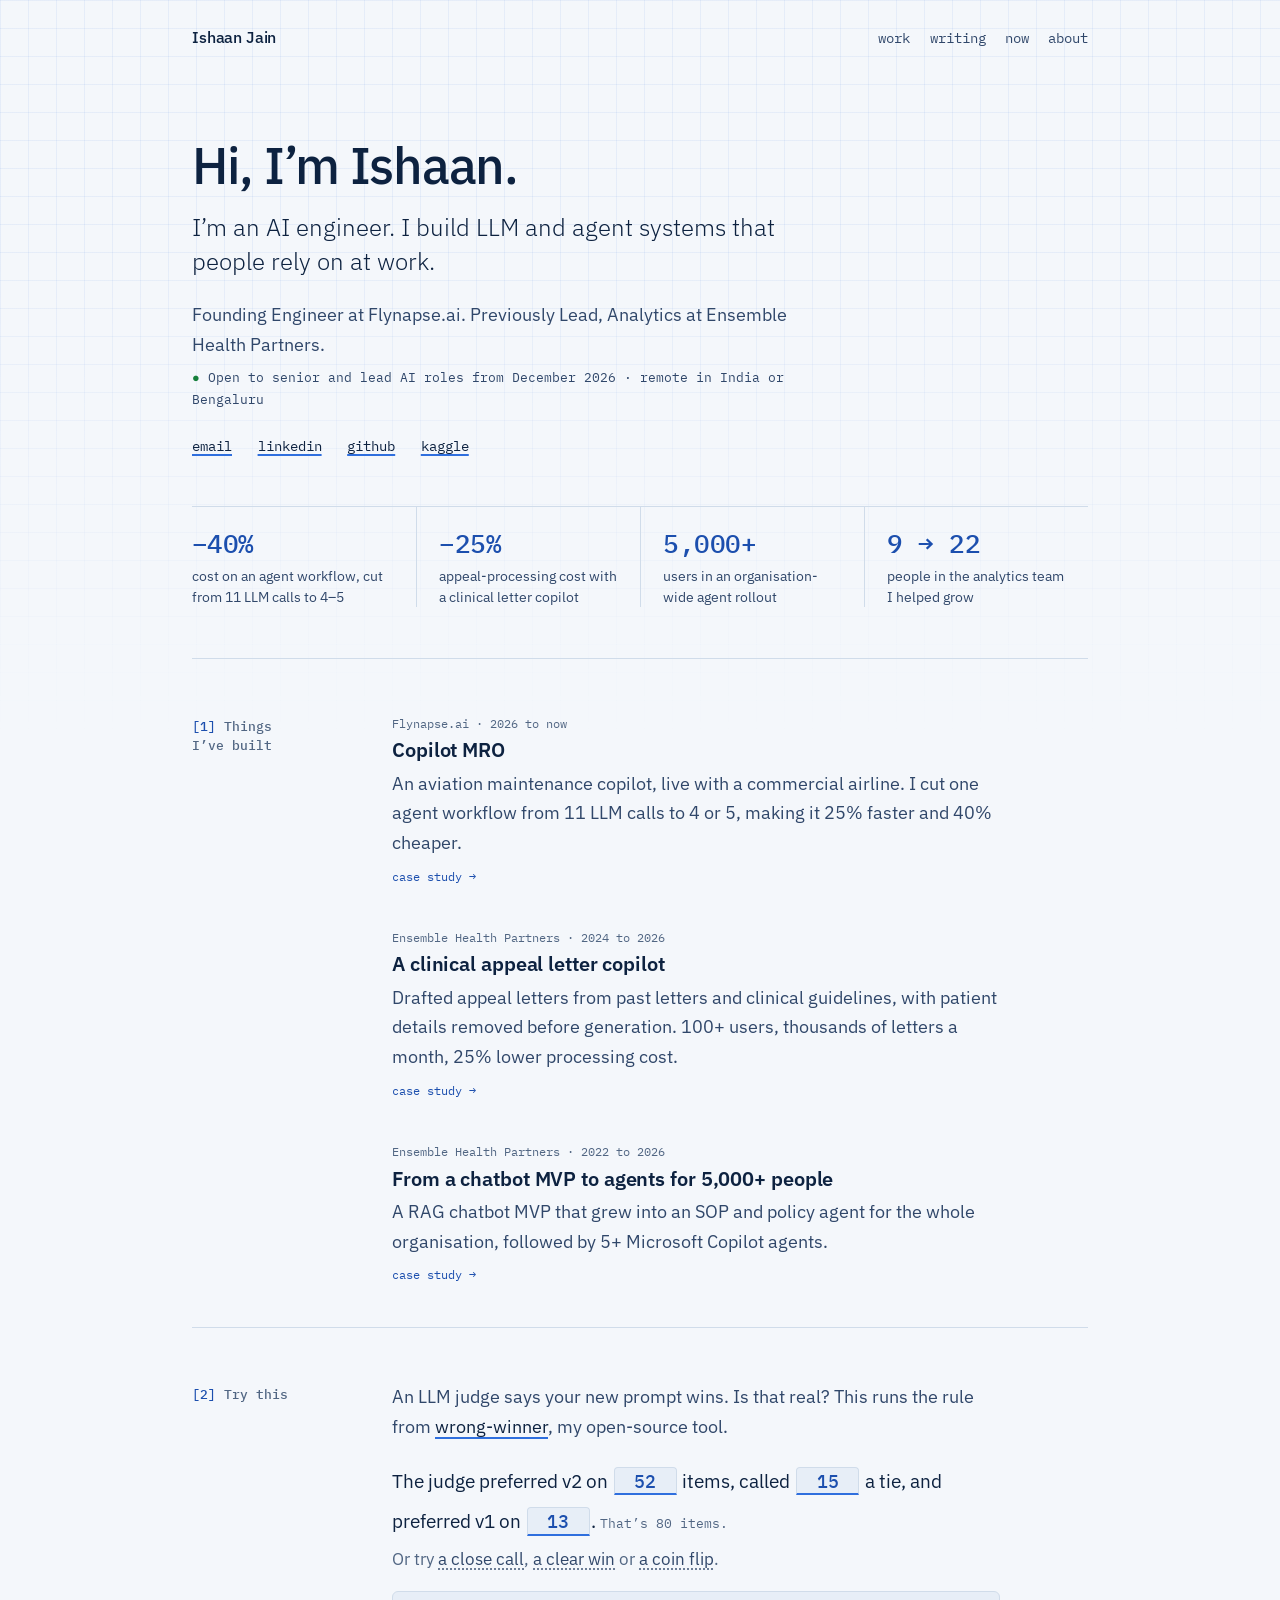
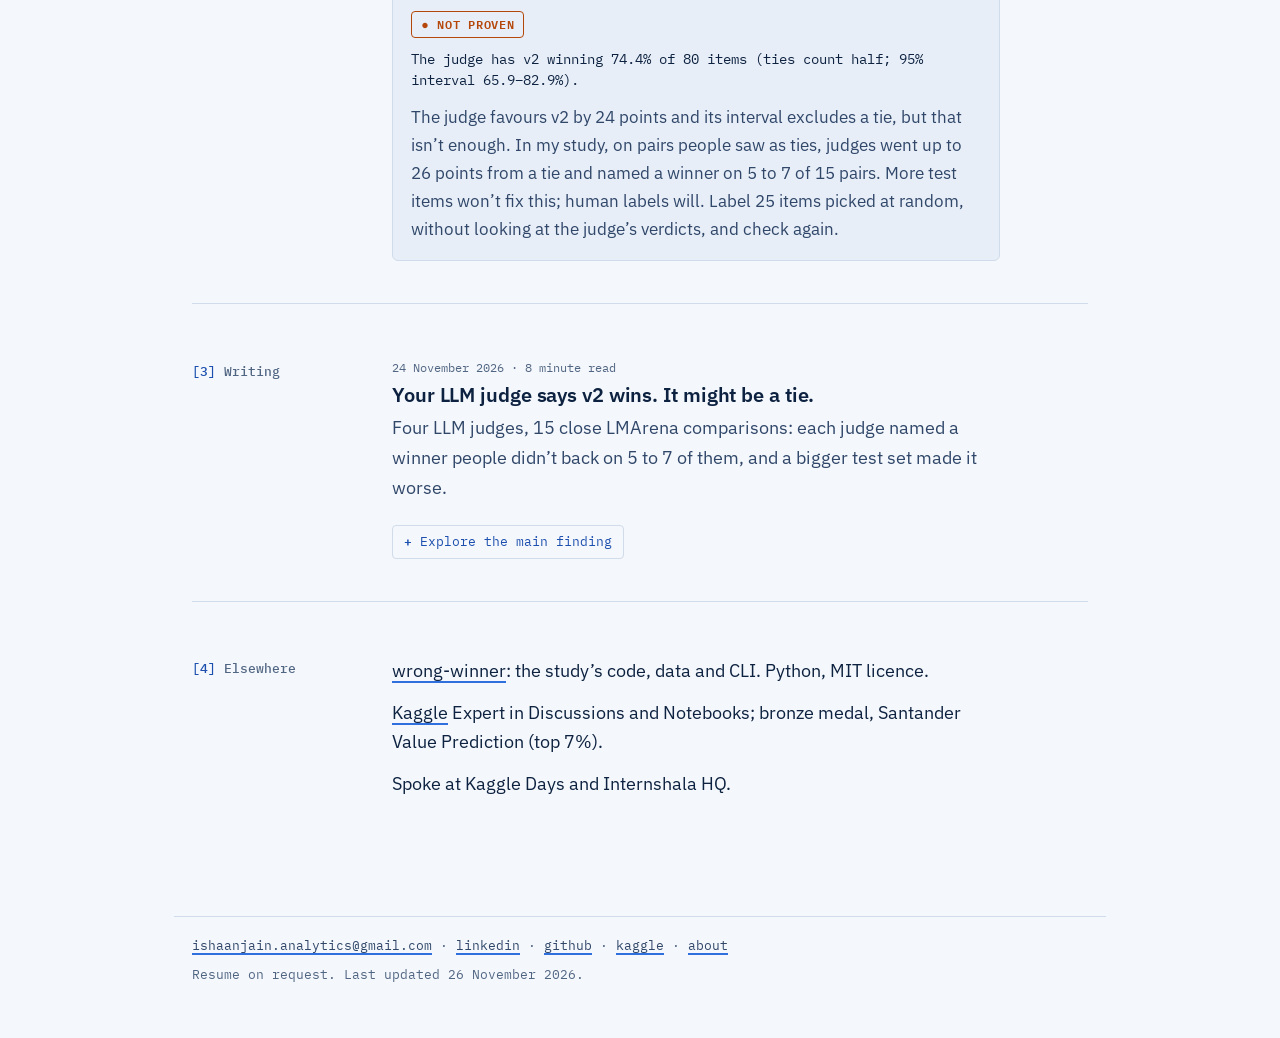
<file: index.html>
<!doctype html>
<html lang="en">
<head>
<meta charset="utf-8">
<meta name="viewport" content="width=device-width, initial-scale=1">
<title>Ishaan Jain</title>
<meta name="description" content="Ishaan Jain, AI engineer. I build LLM and agent systems that people rely on at work: an aviation maintenance copilot live with a commercial airline, and a clinical appeal letter copilot that generated thousands of letters a month.">
<meta name="author" content="Ishaan Jain">
<link rel="canonical" href="https://ishaan-jain-ai.github.io/">
<link rel="icon" href="assets/favicon.svg" type="image/svg+xml">
<link rel="preconnect" href="https://fonts.googleapis.com">
<link rel="preconnect" href="https://fonts.gstatic.com" crossorigin>
<link rel="stylesheet" href="https://fonts.googleapis.com/css2?family=IBM+Plex+Mono:wght@400;500;600&family=IBM+Plex+Sans:ital,wght@0,300;0,400;0,500;0,600;1,400&display=swap">
<link rel="stylesheet" href="assets/style.css">

<meta property="og:type" content="website">
<meta property="og:site_name" content="Ishaan Jain">
<meta property="og:title" content="Ishaan Jain, AI engineer">
<meta property="og:description" content="I build LLM and agent systems that people rely on at work. Open to senior and lead AI engineering roles from December 2026.">
<meta property="og:url" content="https://ishaan-jain-ai.github.io/">
<meta property="og:image" content="https://ishaan-jain-ai.github.io/assets/card-home.png">
<meta property="og:image:width" content="1200">
<meta property="og:image:height" content="630">
<meta property="og:image:alt" content="Ishaan Jain, AI engineer.">
<meta name="twitter:card" content="summary_large_image">
<meta name="twitter:image" content="https://ishaan-jain-ai.github.io/assets/card-home.png">
<script type="application/ld+json">
{"@context": "https://schema.org", "@type": "Person",
 "name": "Ishaan Jain",
 "jobTitle": "AI Engineer",
 "url": "https://ishaan-jain-ai.github.io/",
 "sameAs": ["https://github.com/ishaan-jain-ai", "https://www.linkedin.com/in/ishanjain4/", "https://www.kaggle.com/ishaan45"]}
</script>
<script src="assets/check.js" defer></script>
<script src="assets/more-items.js" defer></script>
</head>
<body>
<a class="skip" href="#main">Skip to content</a>

<header class="page site-header">
  <a class="name" href="./">Ishaan Jain</a>
  <nav aria-label="Site">
    <a href="#work">work</a>
    <a href="#writing">writing</a>
    <a href="now/">now</a>
    <a href="about/">about</a>
  </nav>
</header>

<main id="main" class="page numbered">

<section class="intro" aria-labelledby="hi">
  <h1 id="hi">Hi, I’m Ishaan.</h1>
  <p class="lede">I’m an AI engineer. I build LLM and agent systems that people rely on at work.</p>
  <p class="now-line">Founding Engineer at Flynapse.ai. Previously Lead, Analytics at Ensemble Health Partners.</p>
  <p class="status"><span class="ok" aria-hidden="true">●</span> Open to senior and lead AI roles from December 2026 · remote in India or Bengaluru</p>
  <ul class="links" aria-label="Contact and profiles">
    <li><a href="mailto:ishaanjain.analytics@gmail.com">email</a></li>
    <li><a href="https://www.linkedin.com/in/ishanjain4/">linkedin</a></li>
    <li><a href="https://github.com/ishaan-jain-ai">github</a></li>
    <li><a href="https://www.kaggle.com/ishaan45">kaggle</a></li>
  </ul>
</section>

<section class="numbers" aria-label="Results at a glance">
  <dl>
    <div><dt>−40%</dt><dd>cost on an agent workflow, cut from 11 LLM calls to <span class="nw">4–5</span></dd></div>
    <div><dt>−25%</dt><dd>appeal-processing cost with a clinical letter copilot</dd></div>
    <div><dt>5,000+</dt><dd>users in an organisation-wide agent rollout</dd></div>
    <div><dt>9 → 22</dt><dd>people in the analytics team I helped grow</dd></div>
  </dl>
</section>

<section class="row" aria-labelledby="work">
  <h2 class="label" id="work">Things I’ve built</h2>
  <div class="body">
    <article class="made">
      <p class="where">Flynapse.ai · 2026 to now</p>
      <h3><a href="work/aviation-maintenance-copilot/">Copilot MRO</a></h3>
      <p>An aviation maintenance copilot, live with a commercial airline. I cut one agent workflow from 11 LLM calls to 4 or 5, making it 25% faster and 40% cheaper.</p>
      <p class="go"><a href="work/aviation-maintenance-copilot/">case study →</a></p>
    </article>
    <article class="made">
      <p class="where">Ensemble Health Partners · 2024 to 2026</p>
      <h3><a href="work/clinical-appeal-letter-copilot/">A clinical appeal letter copilot</a></h3>
      <p>Drafted appeal letters from past letters and clinical guidelines, with patient details removed before generation. 100+ users, thousands of letters a month, 25% lower processing cost.</p>
      <p class="go"><a href="work/clinical-appeal-letter-copilot/">case study →</a></p>
    </article>
    <article class="made">
      <p class="where">Ensemble Health Partners · 2022 to 2026</p>
      <h3><a href="work/enterprise-copilot-agents/">From a chatbot MVP to agents for 5,000+ people</a></h3>
      <p>A RAG chatbot MVP that grew into an SOP and policy agent for the whole organisation, followed by 5+ Microsoft Copilot agents.</p>
      <p class="go"><a href="work/enterprise-copilot-agents/">case study →</a></p>
    </article>
  </div>
</section>

<section class="row" aria-labelledby="try">
  <h2 class="label" id="try">Try this</h2>
  <div class="body">
    <p class="section-lede">An LLM judge says your new prompt wins. Is that real? This runs the rule from <a href="https://github.com/ishaan-jain-ai/wrong-winner">wrong-winner</a>, my open-source tool.</p>
    <form class="check" id="check" novalidate>
      <p class="check-q">
        The judge preferred v2 on <input type="number" name="wins" value="52" min="0" inputmode="numeric" aria-label="Items where the judge preferred v2"> items,
        called <input type="number" name="ties" value="15" min="0" inputmode="numeric" aria-label="Items the judge called a tie"> a tie,
        and preferred v1 on <input type="number" name="losses" value="13" min="0" inputmode="numeric" aria-label="Items where the judge preferred v1">.
        <span class="check-total">That’s 80 items.</span>
      </p>
      <p class="check-try">Or try <button type="button" data-set="52,15,13">a close call</button>, <button type="button" data-set="66,8,6">a clear win</button> or <button type="button" data-set="30,22,28">a coin flip</button>.</p>
      <div class="verdict" aria-live="polite">
        <p class="stamp" data-kind="warn">Not proven</p>
        <p class="verdict-line">The judge has v2 winning 74.4% of 80 items (ties count half; 95% interval 65.9–82.9%).</p>
        <p class="verdict-why">The judge favours v2 by 24 points and its interval excludes a tie, but that isn’t enough. In my study, on pairs people saw as ties, judges went up to 26 points from a tie and named a winner on 5 to 7 of 15 pairs. More test items won’t fix this; human labels will. Label 25 items picked at random, without looking at the judge’s verdicts, and check again.</p>
      </div>
    </form>
  </div>
</section>

<section class="row" aria-labelledby="writing">
  <h2 class="label" id="writing">Writing</h2>
  <div class="body">
    <article class="made">
      <p class="where"><time datetime="2026-11-24">24 November 2026</time> · 8 minute read</p>
      <h3><a href="llm-judge-ties/"><span class="sentence">Your LLM judge says v2 wins.</span> <span class="sentence">It might be a tie.</span></a></h3>
      <p>Four LLM judges, 15 close LMArena comparisons: each judge named a winner people didn’t back on 5 to 7 of them, and a bigger test set made it worse.</p>
    </article>
    <details class="explore">
      <summary>Explore the main finding</summary>
      <figure class="more" id="more">
        <p class="more-q">A comparison people call a tie, judged by an LLM:</p>
        <ul class="choices" role="radiogroup" aria-label="Eval setup">
          <li><button type="button" role="radio" aria-checked="false" data-step="n25">25 items</button></li>
          <li><button type="button" role="radio" aria-checked="false" data-step="n50">50 items</button></li>
          <li><button type="button" role="radio" aria-checked="true" data-step="n80">80 items</button></li>
          <li><button type="button" role="radio" aria-checked="false" data-step="k10">80 + 10 human labels</button></li>
          <li><button type="button" role="radio" aria-checked="false" data-step="k25">80 + 25 human labels</button></li>
        </ul>
        <p class="more-big">About <span class="more-num">42</span> in 100 evals name a winner people don’t back.</p>
        <p class="more-note">80 items, judge alone. The interval shrinks, the judge’s lean doesn’t, and the lean starts to look like a real win.</p>
        <ul class="bars" aria-label="Share of evals naming an unbacked winner, by judge">
          <li class="bar"><span class="bar-name">Qwen3 8B</span><span class="bar-track"><span class="bar-fill" style="width:92.7%"></span></span><span class="bar-val">46%</span></li>
          <li class="bar"><span class="bar-name">Gemma 4 31B</span><span class="bar-track"><span class="bar-fill" style="width:83%"></span></span><span class="bar-val">42%</span></li>
          <li class="bar"><span class="bar-name">Nemotron 3 Ultra</span><span class="bar-track"><span class="bar-fill" style="width:86.7%"></span></span><span class="bar-val">43%</span></li>
          <li class="bar"><span class="bar-name">Mistral Large 4</span><span class="bar-track"><span class="bar-fill" style="width:76.7%"></span></span><span class="bar-val">38%</span></li>
          <li class="bar people"><span class="bar-name">People’s votes, same items</span><span class="bar-track"><span class="bar-fill" style="width:28.4%"></span></span><span class="bar-val">14%</span></li>
        </ul>
        <figcaption>2,000 simulated evals per pair and setting, on 15 close LMArena pairs. The dashed line is 5%, what a 95% interval allows on an exact tie. Bars run to 50%.</figcaption>
      </figure>
    </details>
  </div>
</section>

<section class="row" aria-labelledby="elsewhere">
  <h2 class="label" id="elsewhere">Elsewhere</h2>
  <div class="body">
    <ul class="plain">
      <li><a href="https://github.com/ishaan-jain-ai/wrong-winner">wrong-winner</a>: the study’s code, data and CLI. Python, MIT licence.</li>
      <li><a href="https://www.kaggle.com/ishaan45">Kaggle</a> Expert in Discussions and Notebooks; bronze medal, Santander Value Prediction (top 7%).</li>
      <li>Spoke at Kaggle Days and Internshala HQ.</li>
    </ul>
  </div>
</section>

</main>

<footer class="page site-footer">
  <p class="footer-links"><a href="mailto:ishaanjain.analytics@gmail.com">ishaanjain.analytics@gmail.com</a> · <a href="https://www.linkedin.com/in/ishanjain4/">linkedin</a> · <a href="https://github.com/ishaan-jain-ai">github</a> · <a href="https://www.kaggle.com/ishaan45">kaggle</a> · <a href="about/">about</a></p>
  <p>Resume on request. Last updated 26 November 2026.</p>
</footer>

</body>
</html>
</file>
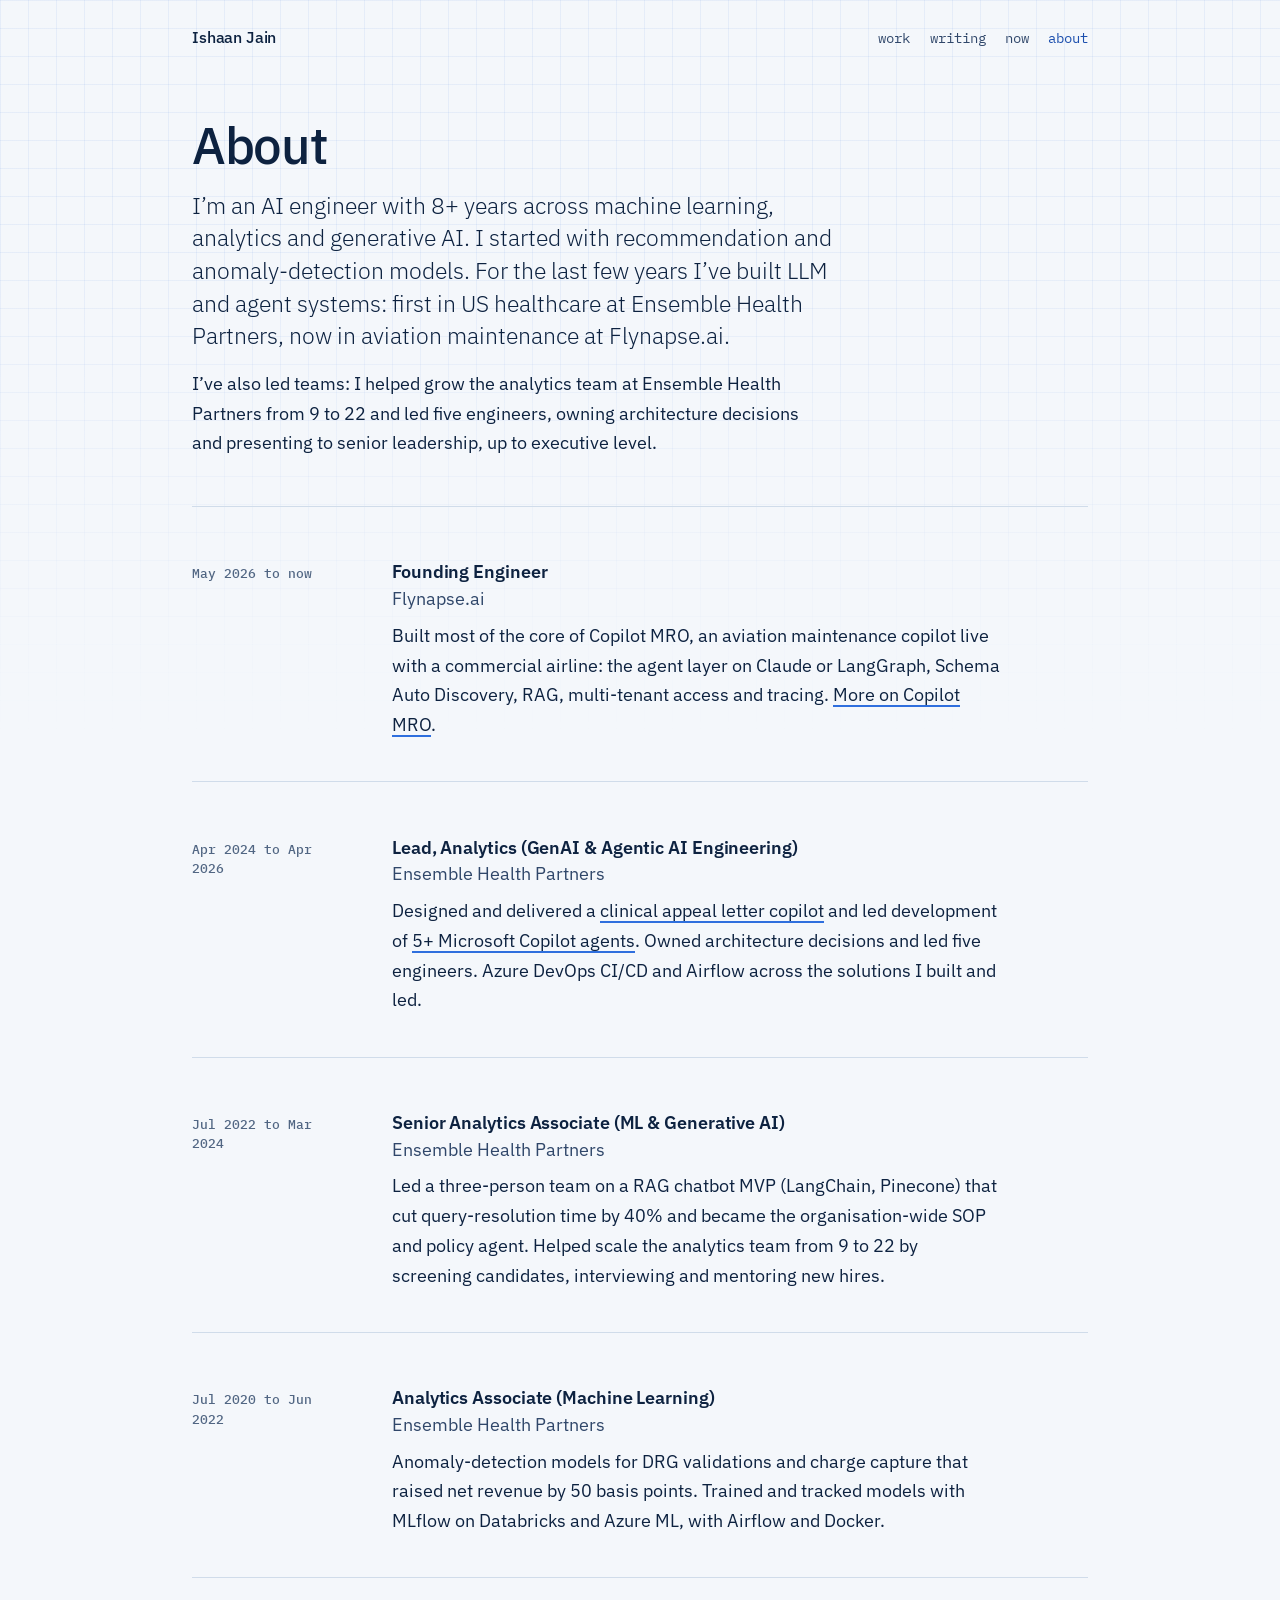
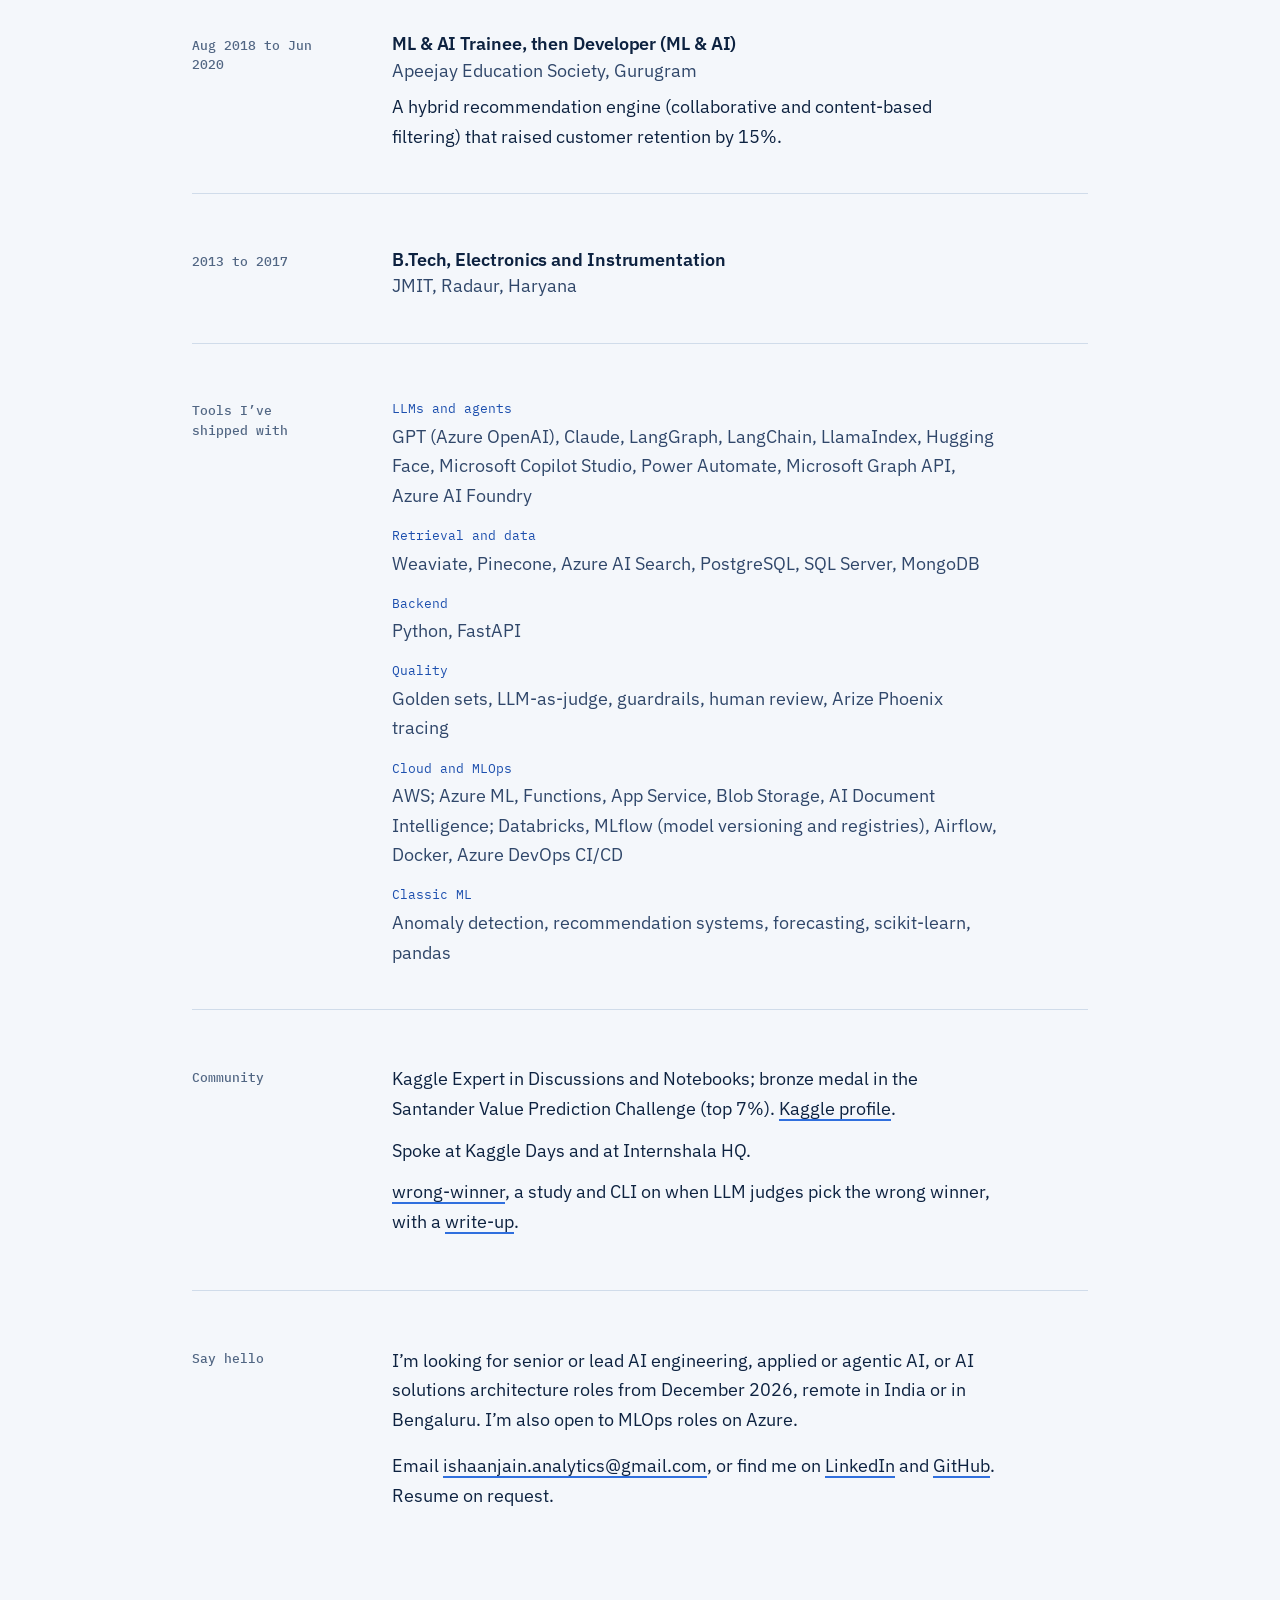
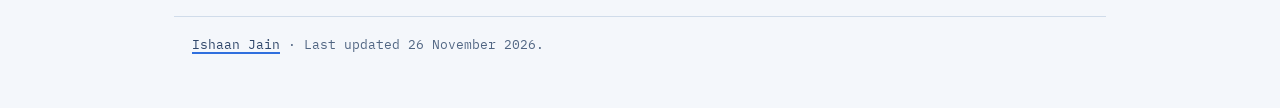
<file: about/index.html>
<!doctype html>
<html lang="en">
<head>
<meta charset="utf-8">
<meta name="viewport" content="width=device-width, initial-scale=1">
<title>About · Ishaan Jain</title>
<meta name="description" content="Ishaan Jain: AI engineer with 8+ years across machine learning, analytics and generative AI. Founding Engineer at Flynapse.ai; before that Lead, Analytics at Ensemble Health Partners.">
<meta name="author" content="Ishaan Jain">
<link rel="canonical" href="https://ishaan-jain-ai.github.io/about/">
<link rel="icon" href="../assets/favicon.svg" type="image/svg+xml">
<link rel="preconnect" href="https://fonts.googleapis.com">
<link rel="preconnect" href="https://fonts.gstatic.com" crossorigin>
<link rel="stylesheet" href="https://fonts.googleapis.com/css2?family=IBM+Plex+Mono:wght@400;500;600&family=IBM+Plex+Sans:ital,wght@0,300;0,400;0,500;0,600;1,400&display=swap">
<link rel="stylesheet" href="../assets/style.css">

<meta property="og:type" content="profile">
<meta property="og:site_name" content="Ishaan Jain">
<meta property="og:title" content="About Ishaan Jain">
<meta property="og:description" content="AI engineer with 8+ years across machine learning, analytics and generative AI.">
<meta property="og:url" content="https://ishaan-jain-ai.github.io/about/">
<meta property="og:image" content="https://ishaan-jain-ai.github.io/assets/card-home.png">
<meta property="og:image:width" content="1200">
<meta property="og:image:height" content="630">
<meta name="twitter:card" content="summary_large_image">
<meta name="twitter:image" content="https://ishaan-jain-ai.github.io/assets/card-home.png">
</head>
<body>
<a class="skip" href="#main">Skip to content</a>

<header class="page site-header">
  <a class="name" href="../">Ishaan Jain</a>
  <nav aria-label="Site">
    <a href="../#work">work</a>
    <a href="../#writing">writing</a>
    <a href="../now/">now</a>
    <a href="./" aria-current="page">about</a>
  </nav>
</header>

<main id="main" class="page">

<section class="hello" aria-labelledby="about">
  <h1 id="about">About</h1>
  <p class="lede">I’m an AI engineer with 8+ years across machine learning, analytics and generative AI. I started with recommendation and anomaly-detection models. For the last few years I’ve built LLM and agent systems: first in US healthcare at Ensemble Health Partners, now in aviation maintenance at Flynapse.ai.</p>
  <p>I’ve also led teams: I helped grow the analytics team at Ensemble Health Partners from 9 to 22 and led five engineers, owning architecture decisions and presenting to senior leadership, up to executive level.</p>
</section>

<section class="row job">
  <p class="label">May 2026 to now</p>
  <div class="body">
    <h3>Founding Engineer</h3>
    <p class="org">Flynapse.ai</p>
    <p>Built most of the core of Copilot MRO, an aviation maintenance copilot live with a commercial airline: the agent layer on Claude or LangGraph, Schema Auto Discovery, RAG, multi-tenant access and tracing. <a href="../work/aviation-maintenance-copilot/">More on Copilot MRO</a>.</p>
  </div>
</section>

<section class="row job">
  <p class="label">Apr 2024 to Apr 2026</p>
  <div class="body">
    <h3>Lead, Analytics (GenAI &amp; Agentic AI Engineering)</h3>
    <p class="org">Ensemble Health Partners</p>
    <p>Designed and delivered a <a href="../work/clinical-appeal-letter-copilot/">clinical appeal letter copilot</a> and led development of <a href="../work/enterprise-copilot-agents/">5+ Microsoft Copilot agents</a>. Owned architecture decisions and led five engineers. Azure DevOps CI/CD and Airflow across the solutions I built and led.</p>
  </div>
</section>

<section class="row job">
  <p class="label">Jul 2022 to Mar 2024</p>
  <div class="body">
    <h3>Senior Analytics Associate (ML &amp; Generative AI)</h3>
    <p class="org">Ensemble Health Partners</p>
    <p>Led a three-person team on a RAG chatbot MVP (LangChain, Pinecone) that cut query-resolution time by 40% and became the organisation-wide SOP and policy agent. Helped scale the analytics team from 9 to 22 by screening candidates, interviewing and mentoring new hires.</p>
  </div>
</section>

<section class="row job">
  <p class="label">Jul 2020 to Jun 2022</p>
  <div class="body">
    <h3>Analytics Associate (Machine Learning)</h3>
    <p class="org">Ensemble Health Partners</p>
    <p>Anomaly-detection models for DRG validations and charge capture that raised net revenue by 50 basis points. Trained and tracked models with MLflow on Databricks and Azure ML, with Airflow and Docker.</p>
  </div>
</section>

<section class="row job">
  <p class="label">Aug 2018 to Jun 2020</p>
  <div class="body">
    <h3>ML &amp; AI Trainee, then Developer (ML &amp; AI)</h3>
    <p class="org">Apeejay Education Society, Gurugram</p>
    <p>A hybrid recommendation engine (collaborative and content-based filtering) that raised customer retention by 15%.</p>
  </div>
</section>

<section class="row job">
  <p class="label">2013 to 2017</p>
  <div class="body">
    <h3>B.Tech, Electronics and Instrumentation</h3>
    <p class="org">JMIT, Radaur, Haryana</p>
  </div>
</section>

<section class="row" aria-labelledby="tools">
  <h2 class="label" id="tools">Tools I’ve shipped with</h2>
  <div class="body">
    <dl class="toolbox">
      <dt>LLMs and agents</dt><dd>GPT (Azure OpenAI), Claude, LangGraph, LangChain, LlamaIndex, Hugging Face, Microsoft Copilot Studio, Power Automate, Microsoft Graph API, Azure AI Foundry</dd>
      <dt>Retrieval and data</dt><dd>Weaviate, Pinecone, Azure AI Search, PostgreSQL, SQL Server, MongoDB</dd>
      <dt>Backend</dt><dd>Python, FastAPI</dd>
      <dt>Quality</dt><dd>Golden sets, LLM-as-judge, guardrails, human review, Arize Phoenix tracing</dd>
      <dt>Cloud and MLOps</dt><dd>AWS; Azure ML, Functions, App Service, Blob Storage, AI Document Intelligence; Databricks, MLflow (model versioning and registries), Airflow, Docker, Azure DevOps CI/CD</dd>
      <dt>Classic ML</dt><dd>Anomaly detection, recommendation systems, forecasting, scikit-learn, pandas</dd>
    </dl>
  </div>
</section>

<section class="row" aria-labelledby="community">
  <h2 class="label" id="community">Community</h2>
  <div class="body">
    <ul class="plain">
      <li>Kaggle Expert in Discussions and Notebooks; bronze medal in the Santander Value Prediction Challenge (top 7%). <a href="https://www.kaggle.com/ishaan45">Kaggle profile</a>.</li>
      <li>Spoke at Kaggle Days and at Internshala HQ.</li>
      <li><a href="https://github.com/ishaan-jain-ai/wrong-winner">wrong-winner</a>, a study and CLI on when LLM judges pick the wrong winner, with a <a href="../llm-judge-ties/">write-up</a>.</li>
    </ul>
  </div>
</section>

<section class="row" aria-labelledby="contact">
  <h2 class="label" id="contact">Say hello</h2>
  <div class="body">
    <p>I’m looking for senior or lead AI engineering, applied or agentic AI, or AI solutions architecture roles from December 2026, remote in India or in Bengaluru. I’m also open to MLOps roles on Azure.</p>
    <p>Email <a href="mailto:ishaanjain.analytics@gmail.com">ishaanjain.analytics@gmail.com</a>, or find me on <a href="https://www.linkedin.com/in/ishanjain4/">LinkedIn</a> and <a href="https://github.com/ishaan-jain-ai">GitHub</a>. Resume on request.</p>
  </div>
</section>

</main>

<footer class="page site-footer">
  <p><a href="../">Ishaan Jain</a> · Last updated 26 November 2026.</p>
</footer>

</body>
</html>
</file>
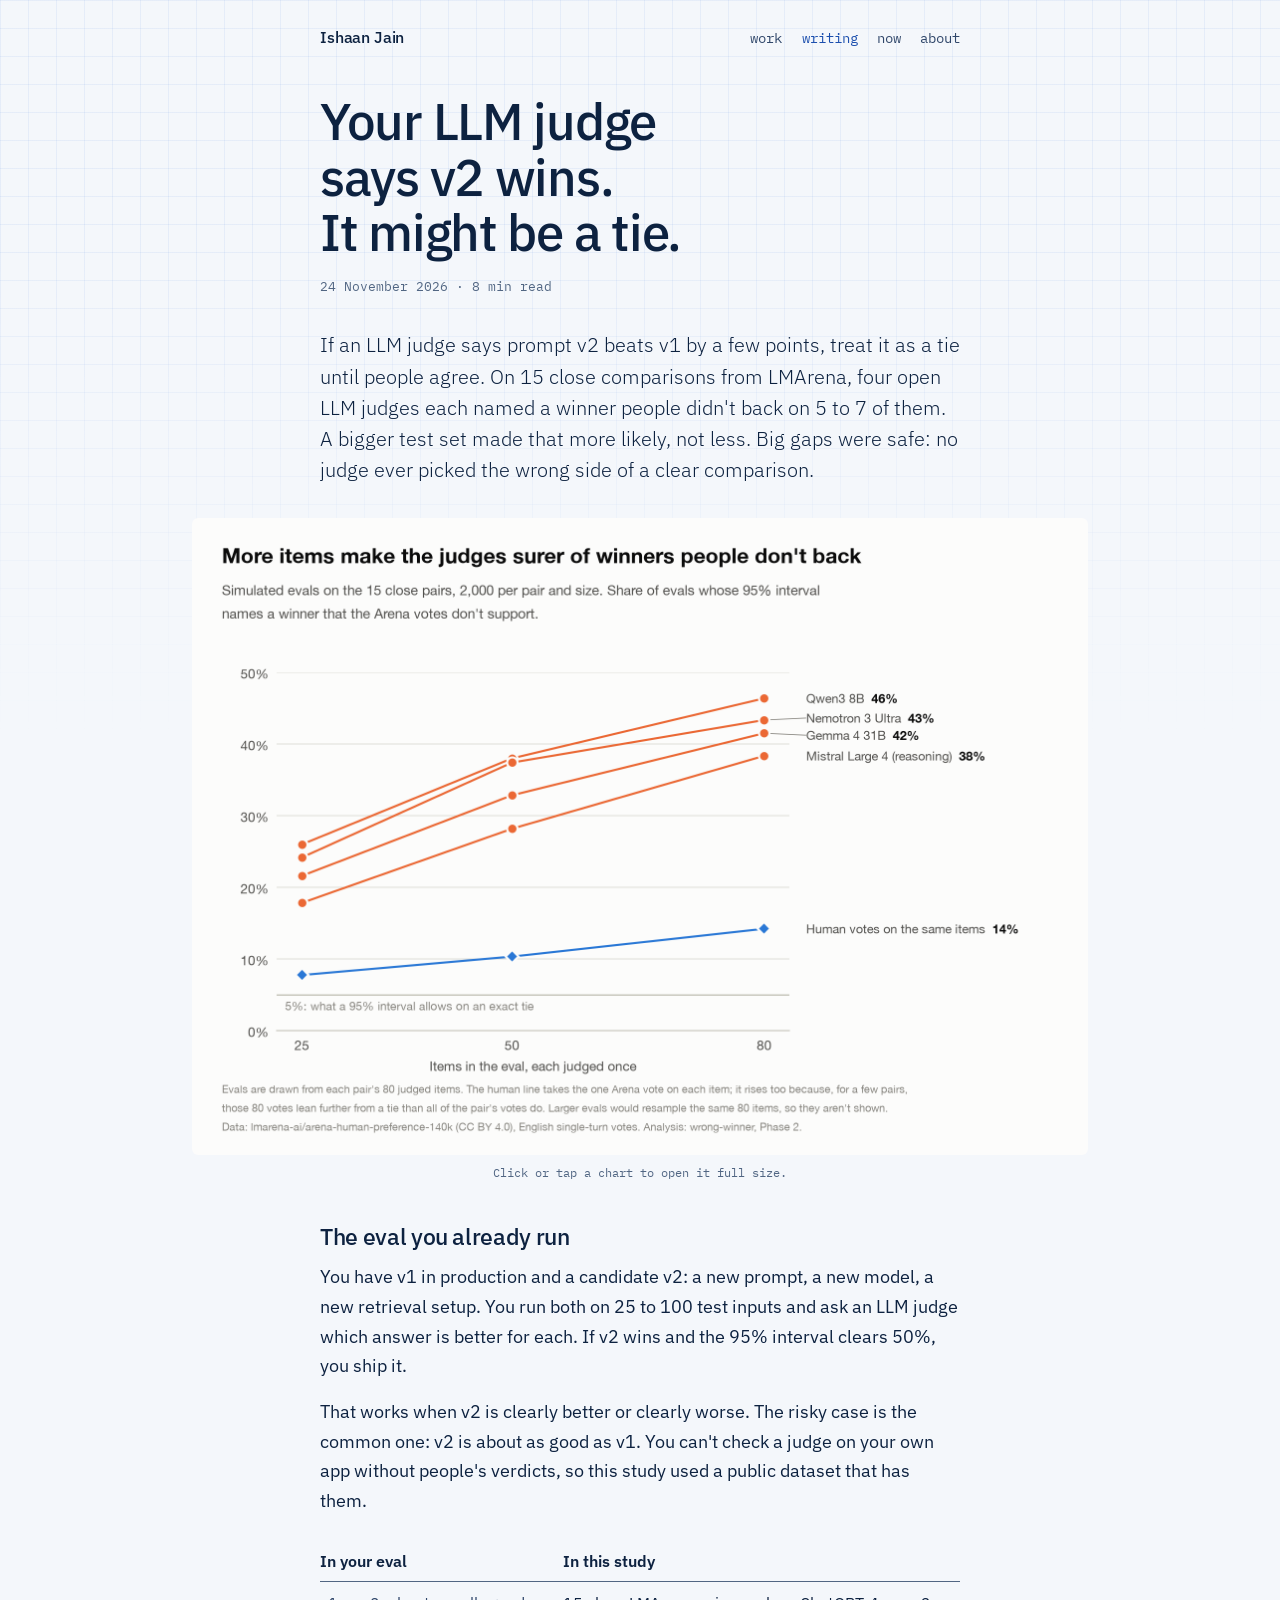
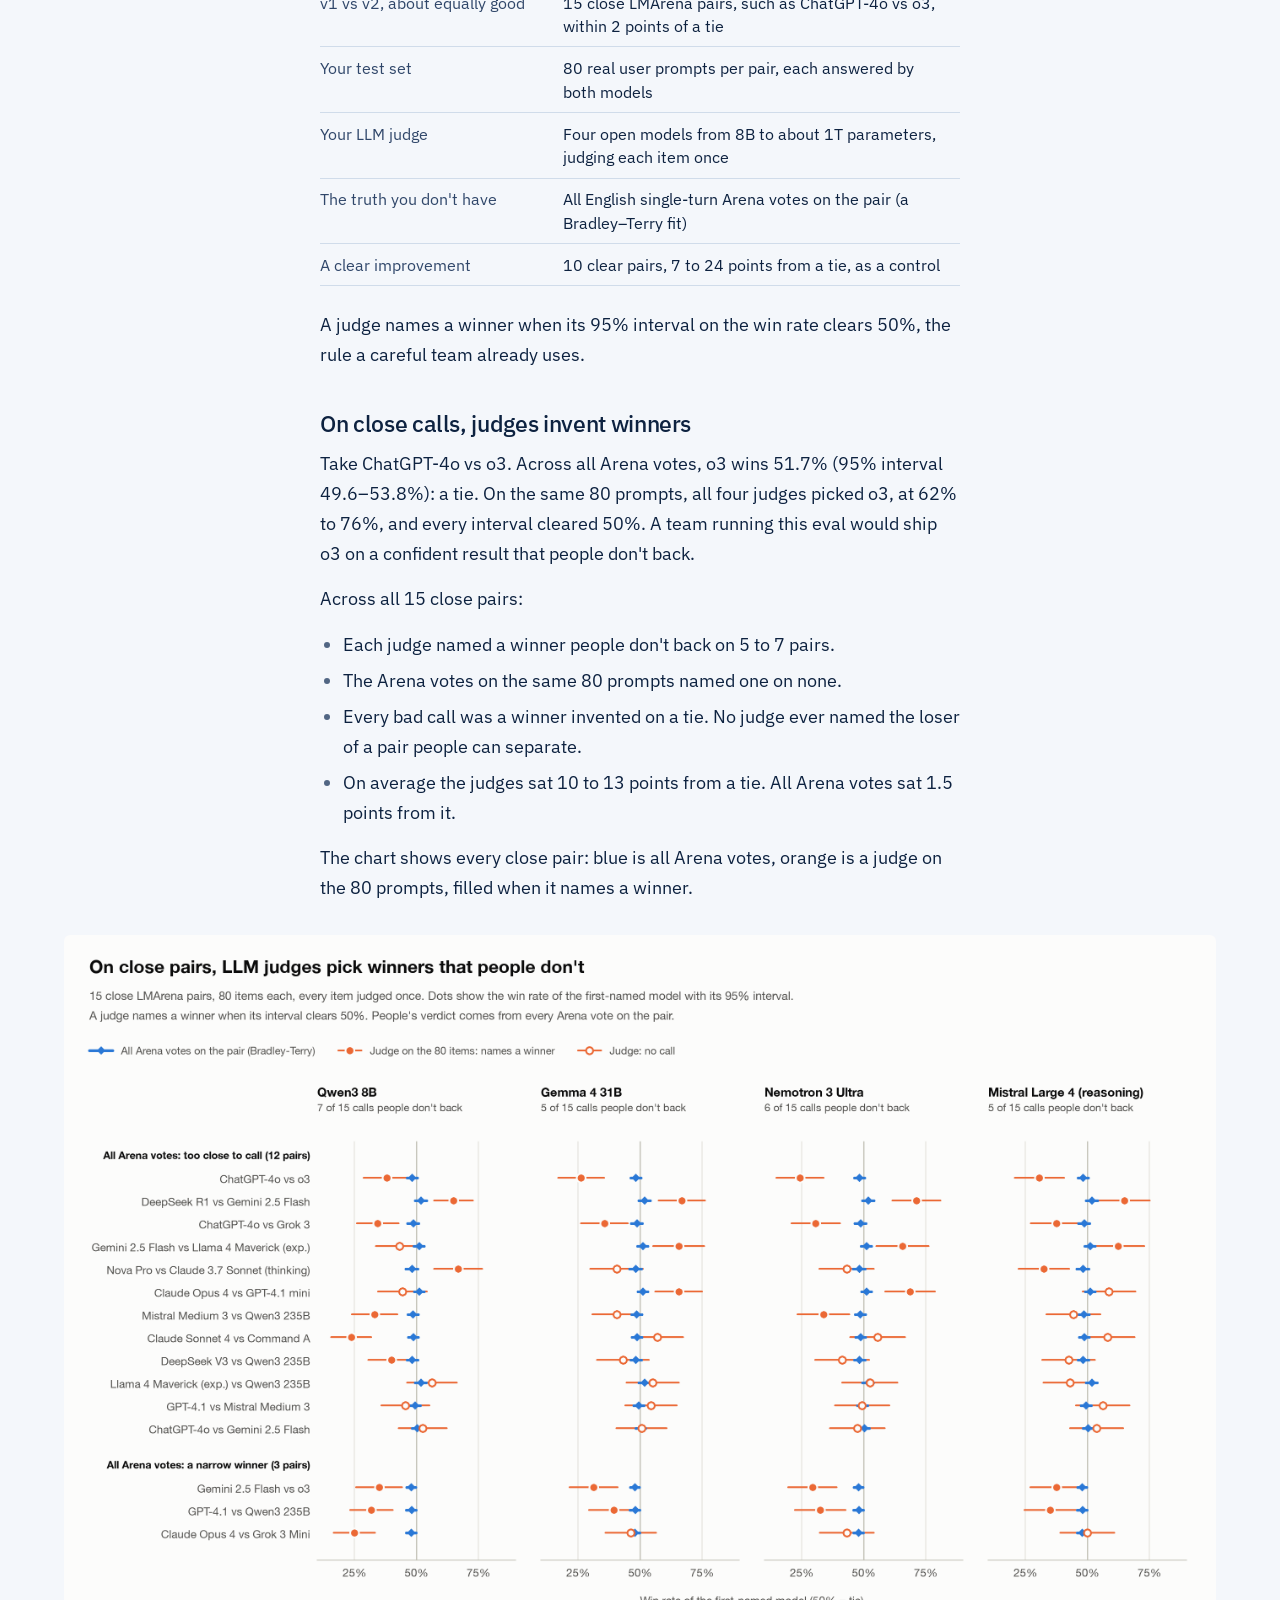
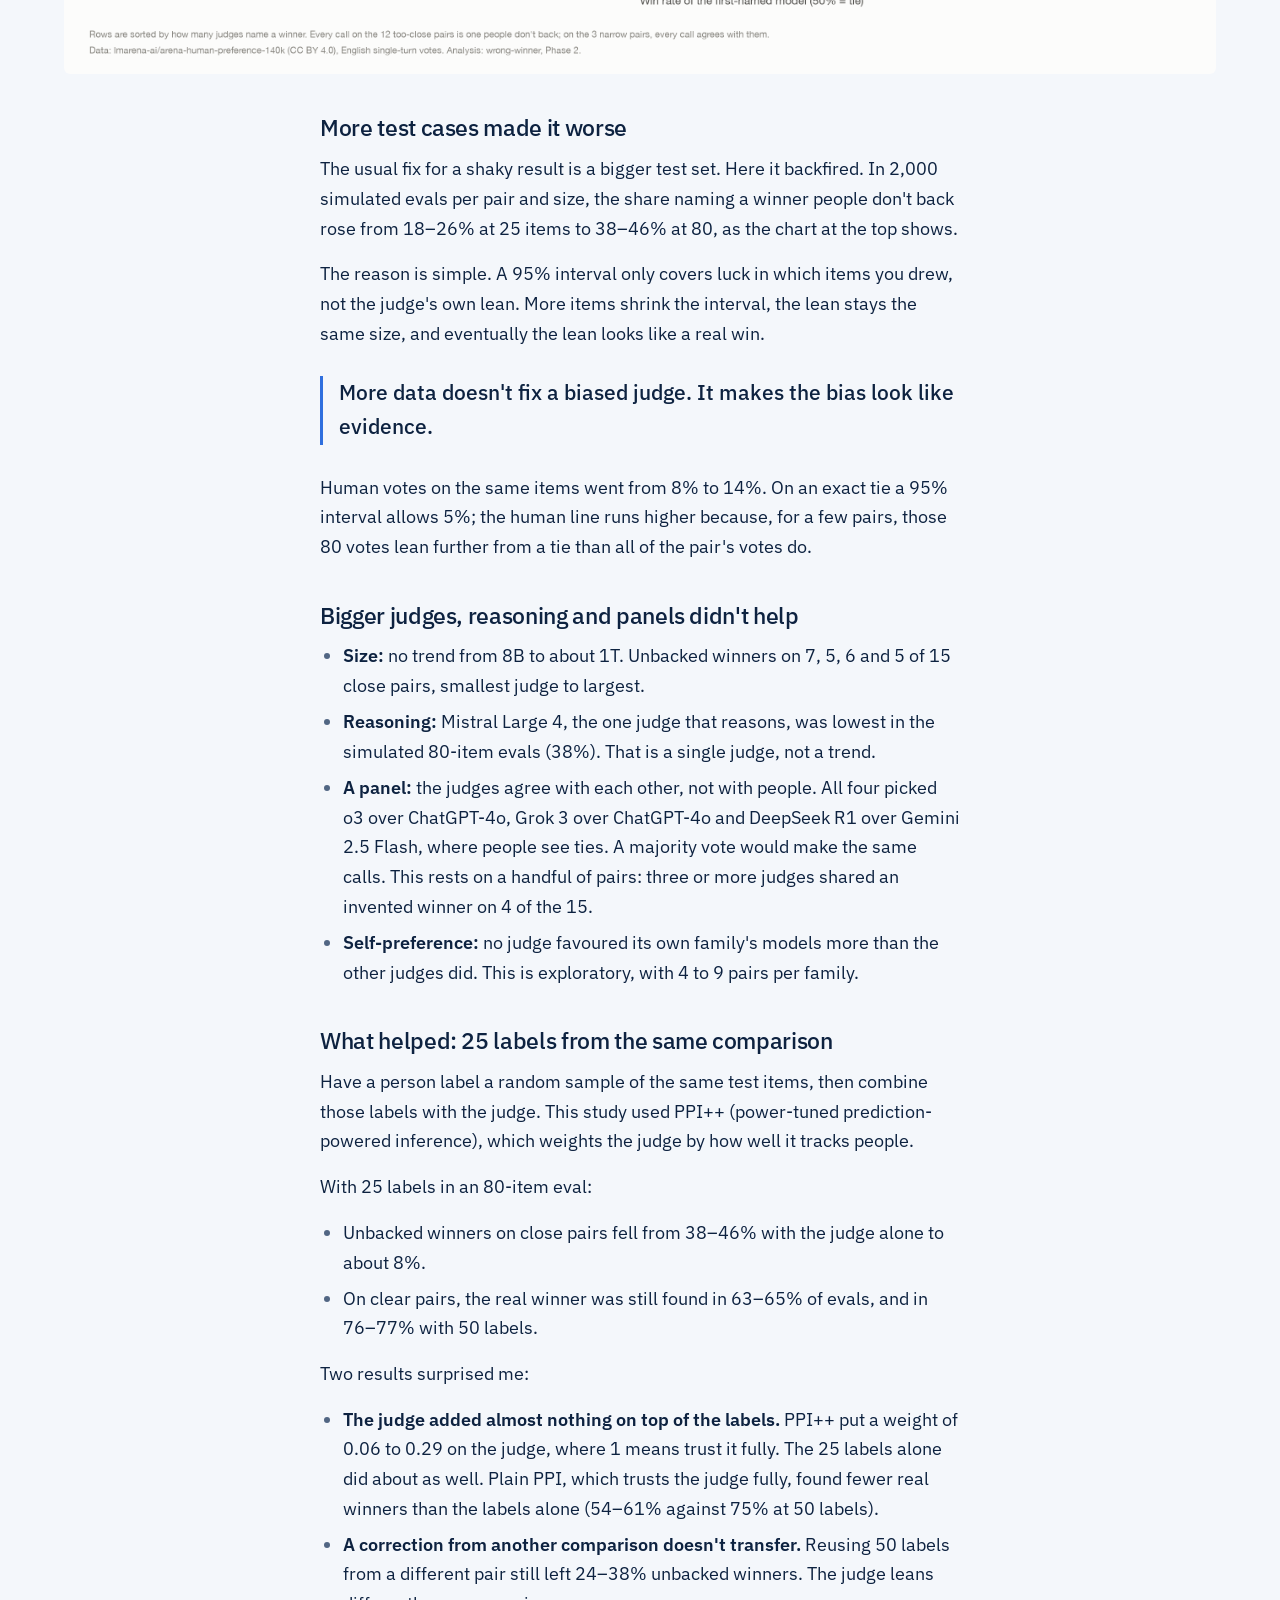
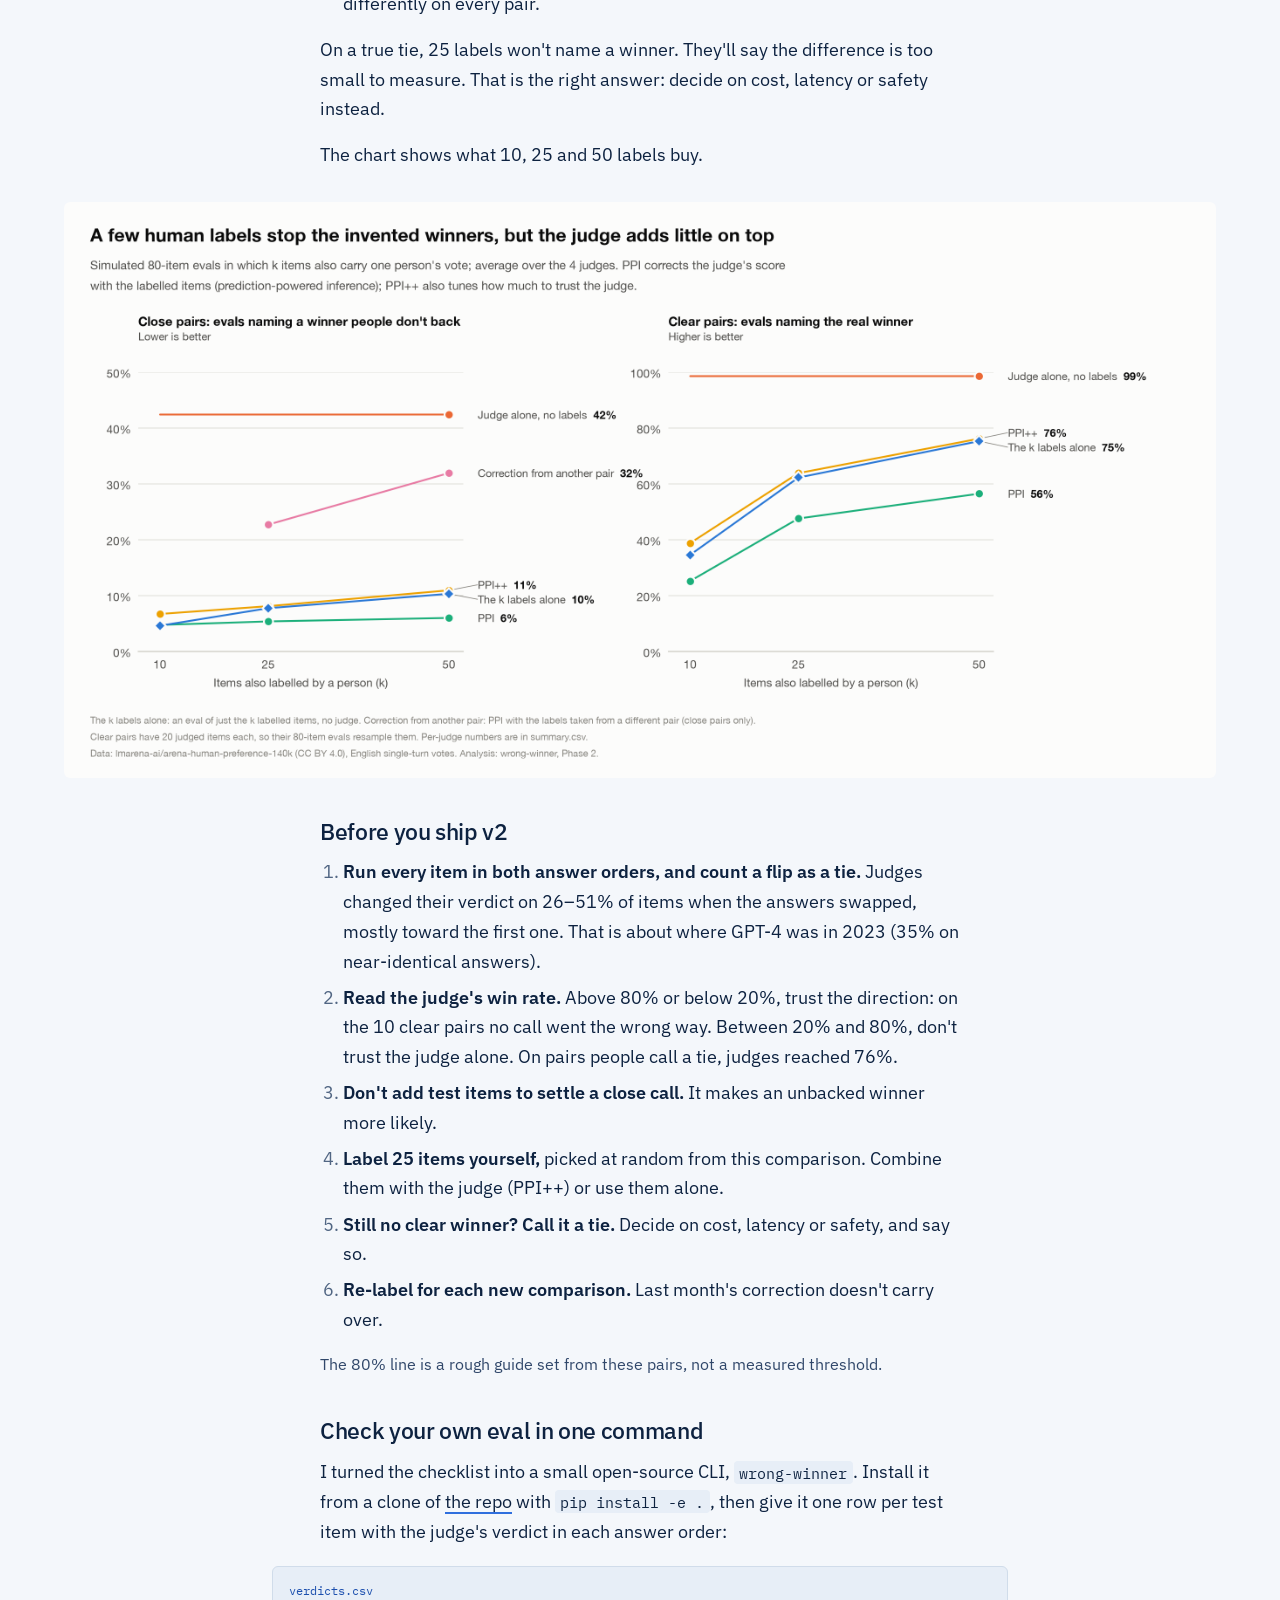
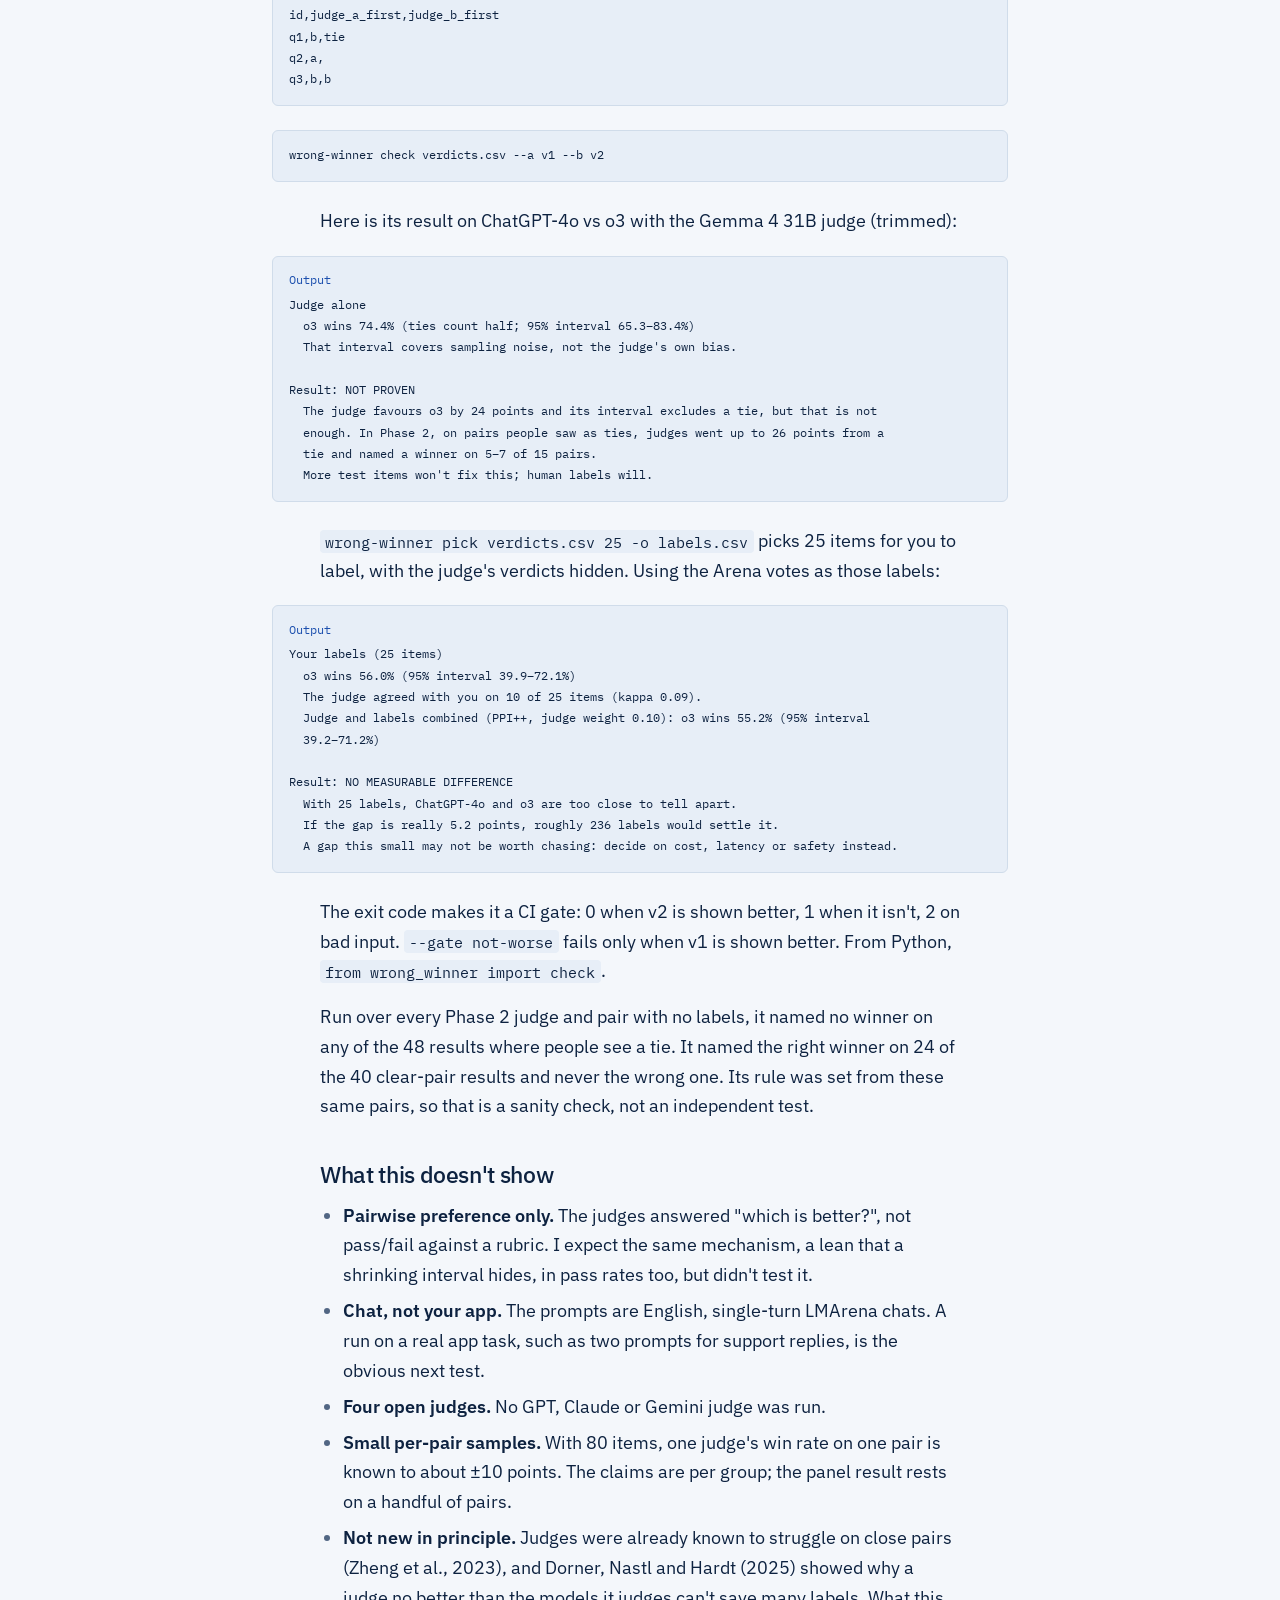
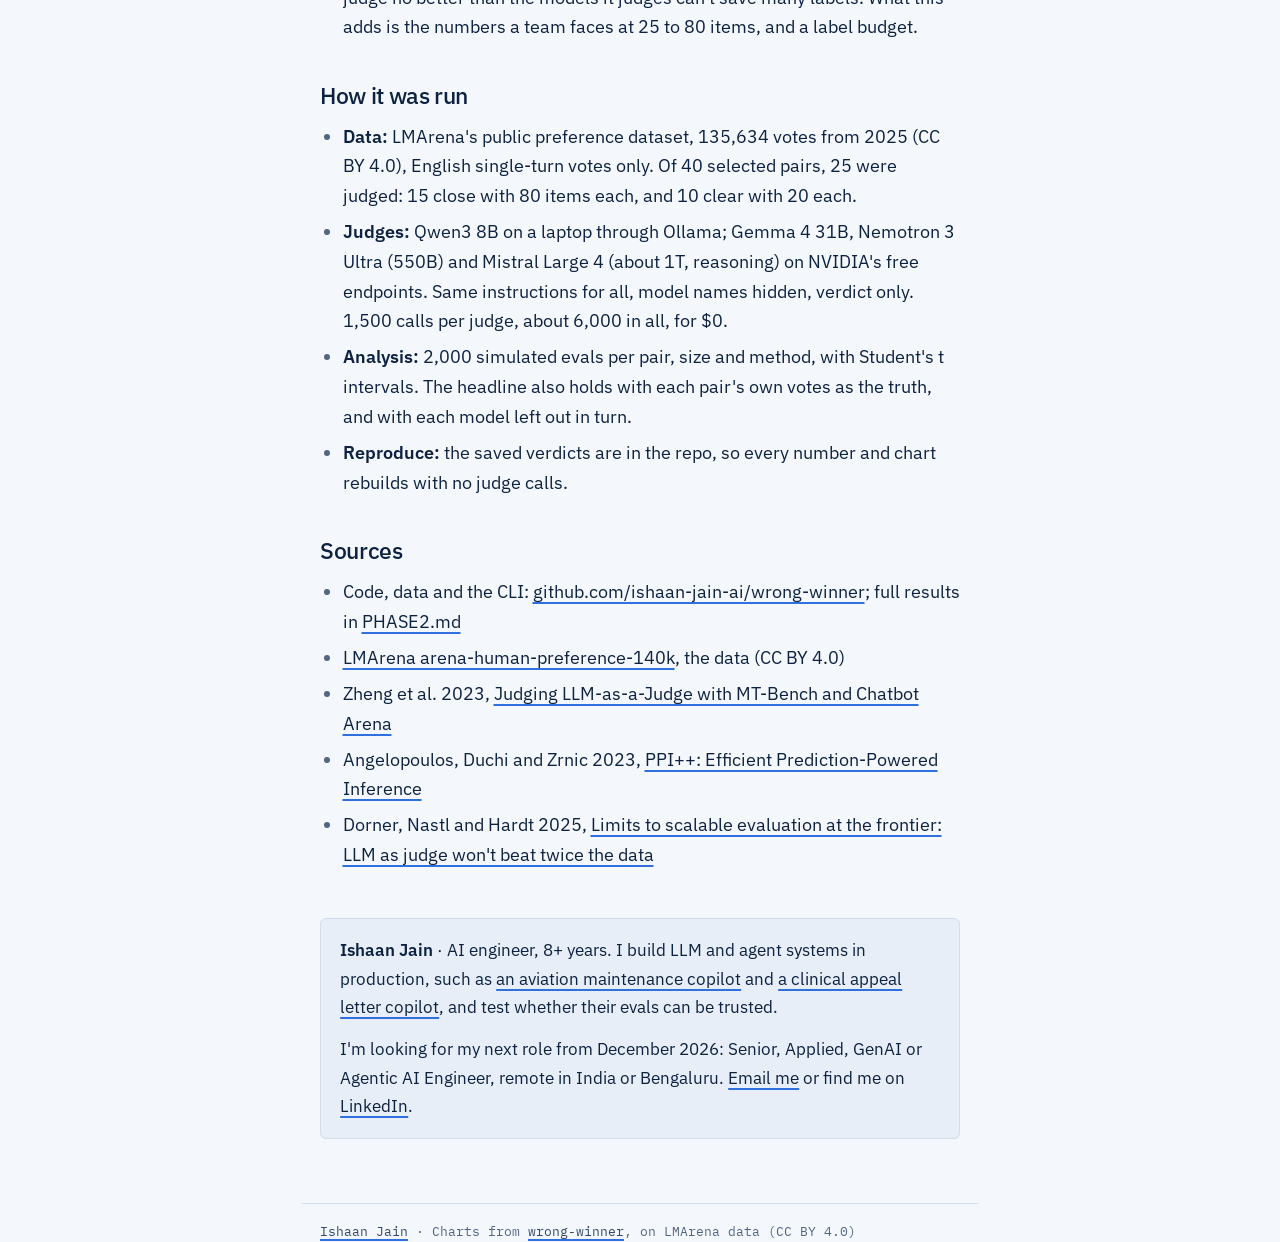
<file: llm-judge-ties/index.html>
<!doctype html>
<html lang="en">
<head>
<meta charset="utf-8">
<meta name="viewport" content="width=device-width, initial-scale=1">
<title>Your LLM judge says v2 wins. It might be a tie. · Ishaan Jain</title>
<meta name="description" content="On 15 close LMArena comparisons, four LLM judges each named a winner people didn't back on 5 to 7 of them. More test items made that worse. 25 human labels helped.">
<meta name="author" content="Ishaan Jain">
<link rel="canonical" href="https://ishaan-jain-ai.github.io/llm-judge-ties/">
<link rel="icon" href="../assets/favicon.svg" type="image/svg+xml">
<link rel="preconnect" href="https://fonts.googleapis.com">
<link rel="preconnect" href="https://fonts.gstatic.com" crossorigin>
<link rel="stylesheet" href="https://fonts.googleapis.com/css2?family=IBM+Plex+Mono:wght@400;500;600&family=IBM+Plex+Sans:ital,wght@0,300;0,400;0,500;0,600;1,400&display=swap">
<link rel="stylesheet" href="../assets/style.css">

<meta property="og:type" content="article">
<meta property="og:site_name" content="Ishaan Jain">
<meta property="og:title" content="Your LLM judge says v2 wins. It might be a tie.">
<meta property="og:description" content="On 15 close LMArena comparisons, four LLM judges each named a winner people didn't back on 5 to 7 of them. More test items made that worse. 25 human labels helped.">
<meta property="og:url" content="https://ishaan-jain-ai.github.io/llm-judge-ties/">
<meta property="og:image" content="https://ishaan-jain-ai.github.io/assets/card.png">
<meta property="og:image:width" content="1200">
<meta property="og:image:height" content="630">
<meta property="og:image:alt" content="o3 vs ChatGPT-4o: all LMArena votes put o3 at 52%, a tie; four LLM judges put it at 62 to 76%.">
<meta property="article:published_time" content="2026-11-24">
<meta property="article:author" content="Ishaan Jain">
<meta name="twitter:card" content="summary_large_image">
<meta name="twitter:title" content="Your LLM judge says v2 wins. It might be a tie.">
<meta name="twitter:description" content="On 15 close LMArena comparisons, four LLM judges each named a winner people didn't back on 5 to 7 of them. More test items made that worse. 25 human labels helped.">
<meta name="twitter:image" content="https://ishaan-jain-ai.github.io/assets/card.png">
<meta name="twitter:image:alt" content="o3 vs ChatGPT-4o: all LMArena votes put o3 at 52%, a tie; four LLM judges put it at 62 to 76%.">
<script type="application/ld+json">
{"@context": "https://schema.org", "@type": "BlogPosting",
 "headline": "Your LLM judge says v2 wins. It might be a tie.",
 "datePublished": "2026-11-24",
 "author": {"@type": "Person", "name": "Ishaan Jain", "url": "https://ishaan-jain-ai.github.io/"},
 "image": "https://ishaan-jain-ai.github.io/assets/card.png",
 "url": "https://ishaan-jain-ai.github.io/llm-judge-ties/"}
</script>
</head>
<body>

<a class="skip" href="#main">Skip to content</a>

<header class="wrap site-header">
  <a class="name" href="../">Ishaan Jain</a>
  <nav aria-label="Site">
    <a href="../#work">work</a>
    <a href="../#writing" aria-current="page">writing</a>
    <a href="../now/">now</a>
    <a href="../about/">about</a>
  </nav>
</header>

<main id="main" class="wrap">
<article>

<h1><span class="sentence">Your LLM judge says v2 wins.</span> <span class="sentence">It might be a tie.</span></h1>
<p class="meta"><time datetime="2026-11-24">24 November 2026</time> · 8 min read</p>

<p class="lede">If an LLM judge says prompt v2 beats v1 by a few points, treat it as a tie until people agree. On 15 close comparisons from LMArena, four open LLM judges each named a winner people didn't back on 5 to 7 of them. A bigger test set made that more likely, not less. Big gaps were safe: no judge ever picked the wrong side of a clear comparison.</p>

<figure class="breakout w-md">
  <a href="../assets/fig2_more_items.png"><img src="../assets/fig2_more_items.png" width="1800" height="1280" alt="More items make the judges surer of winners people don't back: on 15 close pairs, unbacked winners rise from 18–26% at 25 items to 38–46% at 80 for four judges, and from 8% to 14% for human votes"></a>
  <figcaption>Click or tap a chart to open it full size.</figcaption>
</figure>

<h2>The eval you already run</h2>

<p>You have v1 in production and a candidate v2: a new prompt, a new model, a new retrieval setup. You run both on 25 to 100 test inputs and ask an LLM judge which answer is better for each. If v2 wins and the 95% interval clears 50%, you ship it.</p>

<p>That works when v2 is clearly better or clearly worse. The risky case is the common one: v2 is about as good as v1. You can't check a judge on your own app without people's verdicts, so this study used a public dataset that has them.</p>

<div class="table-wrap">
<table>
  <thead>
    <tr><th scope="col">In your eval</th><th scope="col">In this study</th></tr>
  </thead>
  <tbody>
    <tr><td>v1 vs v2, about equally good</td><td>15 close LMArena pairs, such as ChatGPT-4o vs o3, within 2 points of a tie</td></tr>
    <tr><td>Your test set</td><td>80 real user prompts per pair, each answered by both models</td></tr>
    <tr><td>Your LLM judge</td><td>Four open models from 8B to about 1T parameters, judging each item once</td></tr>
    <tr><td>The truth you don't have</td><td>All English single-turn Arena votes on the pair (a Bradley–Terry fit)</td></tr>
    <tr><td>A clear improvement</td><td>10 clear pairs, 7 to 24 points from a tie, as a control</td></tr>
  </tbody>
</table>
</div>

<p>A judge names a winner when its 95% interval on the win rate clears 50%, the rule a careful team already uses.</p>

<h2>On close calls, judges invent winners</h2>

<p>Take ChatGPT-4o vs o3. Across all Arena votes, o3 wins 51.7% (95% interval 49.6–53.8%): a tie. On the same 80 prompts, all four judges picked o3, at 62% to 76%, and every interval cleared 50%. A team running this eval would ship o3 on a confident result that people don't back.</p>

<p>Across all 15 close pairs:</p>

<ul>
  <li>Each judge named a winner people don't back on 5 to 7 pairs.</li>
  <li>The Arena votes on the same 80 prompts named one on none.</li>
  <li>Every bad call was a winner invented on a tie. No judge ever named the loser of a pair people can separate.</li>
  <li>On average the judges sat 10 to 13 points from a tie. All Arena votes sat 1.5 points from it.</li>
</ul>

<p>The chart shows every close pair: blue is all Arena votes, orange is a judge on the 80 prompts, filled when it names a winner.</p>

<figure class="breakout w-lg">
  <a href="../assets/fig1_close_pairs.png"><img src="../assets/fig1_close_pairs.png" width="2730" height="1753" loading="lazy" alt="On close pairs, LLM judges pick winners that people don't: each judge's 80-item win rate and interval against all Arena votes, for all 15 close pairs"></a>
</figure>

<h2>More test cases made it worse</h2>

<p>The usual fix for a shaky result is a bigger test set. Here it backfired. In 2,000 simulated evals per pair and size, the share naming a winner people don't back rose from 18–26% at 25 items to 38–46% at 80, as the chart at the top shows.</p>

<p>The reason is simple. A 95% interval only covers luck in which items you drew, not the judge's own lean. More items shrink the interval, the lean stays the same size, and eventually the lean looks like a real win.</p>

<p class="pull">More data doesn't fix a biased judge. It makes the bias look like evidence.</p>

<p>Human votes on the same items went from 8% to 14%. On an exact tie a 95% interval allows 5%; the human line runs higher because, for a few pairs, those 80 votes lean further from a tie than all of the pair's votes do.</p>

<h2>Bigger judges, reasoning and panels didn't help</h2>

<ul>
  <li><strong>Size:</strong> no trend from 8B to about 1T. Unbacked winners on 7, 5, 6 and 5 of 15 close pairs, smallest judge to largest.</li>
  <li><strong>Reasoning:</strong> Mistral Large 4, the one judge that reasons, was lowest in the simulated 80-item evals (38%). That is a single judge, not a trend.</li>
  <li><strong>A panel:</strong> the judges agree with each other, not with people. All four picked o3 over ChatGPT-4o, Grok 3 over ChatGPT-4o and DeepSeek R1 over Gemini 2.5 Flash, where people see ties. A majority vote would make the same calls. This rests on a handful of pairs: three or more judges shared an invented winner on 4 of the 15.</li>
  <li><strong>Self-preference:</strong> no judge favoured its own family's models more than the other judges did. This is exploratory, with 4 to 9 pairs per family.</li>
</ul>

<h2>What helped: 25 labels from the same comparison</h2>

<p>Have a person label a random sample of the same test items, then combine those labels with the judge. This study used PPI++ (power-tuned prediction-powered inference), which weights the judge by how well it tracks people.</p>

<p>With 25 labels in an 80-item eval:</p>

<ul>
  <li>Unbacked winners on close pairs fell from 38–46% with the judge alone to about 8%.</li>
  <li>On clear pairs, the real winner was still found in 63–65% of evals, and in 76–77% with 50 labels.</li>
</ul>

<p>Two results surprised me:</p>

<ul>
  <li><strong>The judge added almost nothing on top of the labels.</strong> PPI++ put a weight of 0.06 to 0.29 on the judge, where 1 means trust it fully. The 25 labels alone did about as well. Plain PPI, which trusts the judge fully, found fewer real winners than the labels alone (54–61% against 75% at 50 labels).</li>
  <li><strong>A correction from another comparison doesn't transfer.</strong> Reusing 50 labels from a different pair still left 24–38% unbacked winners. The judge leans differently on every pair.</li>
</ul>

<p>On a true tie, 25 labels won't name a winner. They'll say the difference is too small to measure. That is the right answer: decide on cost, latency or safety instead.</p>

<p>The chart shows what 10, 25 and 50 labels buy.</p>

<figure class="breakout w-lg">
  <a href="../assets/fig3_human_labels.png"><img src="../assets/fig3_human_labels.png" width="2640" height="1320" loading="lazy" alt="A few human labels stop the invented winners, but the judge adds little on top: unbacked winners and real winners found with 10, 25 and 50 labels for PPI, PPI++, the labels alone and a reused correction"></a>
</figure>

<h2>Before you ship v2</h2>

<ol>
  <li><strong>Run every item in both answer orders, and count a flip as a tie.</strong> Judges changed their verdict on 26–51% of items when the answers swapped, mostly toward the first one. That is about where GPT-4 was in 2023 (35% on near-identical answers).</li>
  <li><strong>Read the judge's win rate.</strong> Above 80% or below 20%, trust the direction: on the 10 clear pairs no call went the wrong way. Between 20% and 80%, don't trust the judge alone. On pairs people call a tie, judges reached 76%.</li>
  <li><strong>Don't add test items to settle a close call.</strong> It makes an unbacked winner more likely.</li>
  <li><strong>Label 25 items yourself,</strong> picked at random from this comparison. Combine them with the judge (PPI++) or use them alone.</li>
  <li><strong>Still no clear winner? Call it a tie.</strong> Decide on cost, latency or safety, and say so.</li>
  <li><strong>Re-label for each new comparison.</strong> Last month's correction doesn't carry over.</li>
</ol>

<p class="note">The 80% line is a rough guide set from these pairs, not a measured threshold.</p>

<h2>Check your own eval in one command</h2>

<p>I turned the checklist into a small open-source CLI, <code>wrong-winner</code>. Install it from a clone of <a href="https://github.com/ishaan-jain-ai/wrong-winner">the repo</a> with <code>pip install -e .</code>, then give it one row per test item with the judge's verdict in each answer order:</p>

<pre class="breakout" data-label="verdicts.csv"><code>id,judge_a_first,judge_b_first
q1,b,tie
q2,a,
q3,b,b</code></pre>

<pre class="breakout"><code>wrong-winner check verdicts.csv --a v1 --b v2</code></pre>

<p>Here is its result on ChatGPT-4o vs o3 with the Gemma 4 31B judge (trimmed):</p>

<pre class="breakout" data-label="Output"><code>Judge alone
  o3 wins 74.4% (ties count half; 95% interval 65.3–83.4%)
  That interval covers sampling noise, not the judge's own bias.

Result: NOT PROVEN
  The judge favours o3 by 24 points and its interval excludes a tie, but that is not
  enough. In Phase 2, on pairs people saw as ties, judges went up to 26 points from a
  tie and named a winner on 5–7 of 15 pairs.
  More test items won't fix this; human labels will.</code></pre>

<p><code>wrong-winner pick verdicts.csv 25 -o labels.csv</code> picks 25 items for you to label, with the judge's verdicts hidden. Using the Arena votes as those labels:</p>

<pre class="breakout" data-label="Output"><code>Your labels (25 items)
  o3 wins 56.0% (95% interval 39.9–72.1%)
  The judge agreed with you on 10 of 25 items (kappa 0.09).
  Judge and labels combined (PPI++, judge weight 0.10): o3 wins 55.2% (95% interval
  39.2–71.2%)

Result: NO MEASURABLE DIFFERENCE
  With 25 labels, ChatGPT-4o and o3 are too close to tell apart.
  If the gap is really 5.2 points, roughly 236 labels would settle it.
  A gap this small may not be worth chasing: decide on cost, latency or safety instead.</code></pre>

<p>The exit code makes it a CI gate: 0 when v2 is shown better, 1 when it isn't, 2 on bad input. <code>--gate not-worse</code> fails only when v1 is shown better. From Python, <code>from wrong_winner import check</code>.</p>

<p>Run over every Phase 2 judge and pair with no labels, it named no winner on any of the 48 results where people see a tie. It named the right winner on 24 of the 40 clear-pair results and never the wrong one. Its rule was set from these same pairs, so that is a sanity check, not an independent test.</p>

<h2>What this doesn't show</h2>

<ul>
  <li><strong>Pairwise preference only.</strong> The judges answered "which is better?", not pass/fail against a rubric. I expect the same mechanism, a lean that a shrinking interval hides, in pass rates too, but didn't test it.</li>
  <li><strong>Chat, not your app.</strong> The prompts are English, single-turn LMArena chats. A run on a real app task, such as two prompts for support replies, is the obvious next test.</li>
  <li><strong>Four open judges.</strong> No GPT, Claude or Gemini judge was run.</li>
  <li><strong>Small per-pair samples.</strong> With 80 items, one judge's win rate on one pair is known to about ±10 points. The claims are per group; the panel result rests on a handful of pairs.</li>
  <li><strong>Not new in principle.</strong> Judges were already known to struggle on close pairs (Zheng et al., 2023), and Dorner, Nastl and Hardt (2025) showed why a judge no better than the models it judges can't save many labels. What this adds is the numbers a team faces at 25 to 80 items, and a label budget.</li>
</ul>

<h2>How it was run</h2>

<ul>
  <li><strong>Data:</strong> LMArena's public preference dataset, 135,634 votes from 2025 (CC BY 4.0), English single-turn votes only. Of 40 selected pairs, 25 were judged: 15 close with 80 items each, and 10 clear with 20 each.</li>
  <li><strong>Judges:</strong> Qwen3 8B on a laptop through Ollama; Gemma 4 31B, Nemotron 3 Ultra (550B) and Mistral Large 4 (about 1T, reasoning) on NVIDIA's free endpoints. Same instructions for all, model names hidden, verdict only. 1,500 calls per judge, about 6,000 in all, for $0.</li>
  <li><strong>Analysis:</strong> 2,000 simulated evals per pair, size and method, with Student's t intervals. The headline also holds with each pair's own votes as the truth, and with each model left out in turn.</li>
  <li><strong>Reproduce:</strong> the saved verdicts are in the repo, so every number and chart rebuilds with no judge calls.</li>
</ul>

<h2>Sources</h2>

<ul>
  <li>Code, data and the CLI: <a href="https://github.com/ishaan-jain-ai/wrong-winner">github.com/ishaan-jain-ai/wrong-winner</a>; full results in <a href="https://github.com/ishaan-jain-ai/wrong-winner/blob/main/PHASE2.md">PHASE2.md</a></li>
  <li><a href="https://huggingface.co/datasets/lmarena-ai/arena-human-preference-140k">LMArena arena-human-preference-140k</a>, the data (CC BY 4.0)</li>
  <li>Zheng et al. 2023, <a href="https://arxiv.org/abs/2306.05685">Judging LLM-as-a-Judge with MT-Bench and Chatbot Arena</a></li>
  <li>Angelopoulos, Duchi and Zrnic 2023, <a href="https://arxiv.org/abs/2311.01453">PPI++: Efficient Prediction-Powered Inference</a></li>
  <li>Dorner, Nastl and Hardt 2025, <a href="https://arxiv.org/abs/2410.13341">Limits to scalable evaluation at the frontier: LLM as judge won't beat twice the data</a></li>
</ul>

<aside class="about">
  <p><strong>Ishaan Jain</strong> · AI engineer, 8+ years. I build LLM and agent systems in production, such as <a href="../work/aviation-maintenance-copilot/">an aviation maintenance copilot</a> and <a href="../work/clinical-appeal-letter-copilot/">a clinical appeal letter copilot</a>, and test whether their evals can be trusted.</p>
  <p>I'm looking for my next role from December 2026: Senior, Applied, GenAI or Agentic AI Engineer, remote in India or Bengaluru. <a href="mailto:ishaanjain.analytics@gmail.com">Email me</a> or find me on <a href="https://www.linkedin.com/in/ishanjain4/">LinkedIn</a>.</p>
</aside>

</article>
</main>

<footer class="wrap site-footer">
  <a href="../">Ishaan Jain</a> · Charts from <a href="https://github.com/ishaan-jain-ai/wrong-winner">wrong-winner</a>, on LMArena data (CC BY 4.0)
</footer>

</body>
</html>
</file>
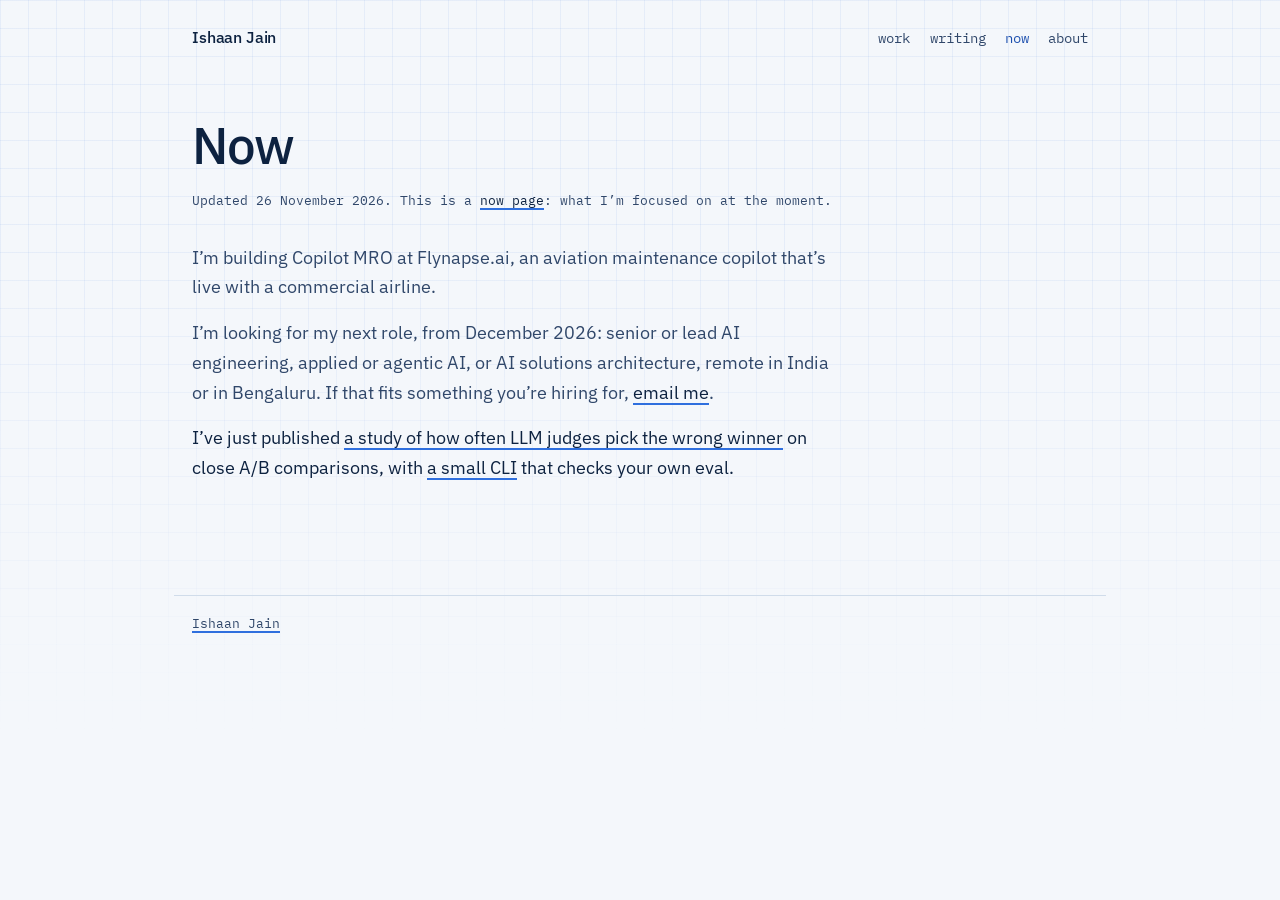
<file: now/index.html>
<!doctype html>
<html lang="en">
<head>
<meta charset="utf-8">
<meta name="viewport" content="width=device-width, initial-scale=1">
<title>Now · Ishaan Jain</title>
<meta name="description" content="What Ishaan Jain is working on right now.">
<meta name="author" content="Ishaan Jain">
<link rel="canonical" href="https://ishaan-jain-ai.github.io/now/">
<link rel="icon" href="../assets/favicon.svg" type="image/svg+xml">
<link rel="preconnect" href="https://fonts.googleapis.com">
<link rel="preconnect" href="https://fonts.gstatic.com" crossorigin>
<link rel="stylesheet" href="https://fonts.googleapis.com/css2?family=IBM+Plex+Mono:wght@400;500;600&family=IBM+Plex+Sans:ital,wght@0,300;0,400;0,500;0,600;1,400&display=swap">
<link rel="stylesheet" href="../assets/style.css">
<meta property="og:type" content="website">
<meta property="og:site_name" content="Ishaan Jain">
<meta property="og:title" content="What I’m doing now">
<meta property="og:url" content="https://ishaan-jain-ai.github.io/now/">
<meta property="og:image" content="https://ishaan-jain-ai.github.io/assets/card-home.png">
<meta name="twitter:card" content="summary_large_image">
</head>
<body>
<a class="skip" href="#main">Skip to content</a>

<header class="page site-header">
  <a class="name" href="../">Ishaan Jain</a>
  <nav aria-label="Site">
    <a href="../#work">work</a>
    <a href="../#writing">writing</a>
    <a href="./" aria-current="page">now</a>
    <a href="../about/">about</a>
  </nav>
</header>

<main id="main" class="page">
<section class="hello" aria-labelledby="now">
  <h1 id="now">Now</h1>
  <p class="meta">Updated <time datetime="2026-11-26">26 November 2026</time>. This is a <a href="https://nownownow.com/about">now page</a>: what I’m focused on at the moment.</p>
  <p>I’m building Copilot MRO at Flynapse.ai, an aviation maintenance copilot that’s live with a commercial airline.</p>
  <p>I’m looking for my next role, from December 2026: senior or lead AI engineering, applied or agentic AI, or AI solutions architecture, remote in India or in Bengaluru. If that fits something you’re hiring for, <a href="mailto:ishaanjain.analytics@gmail.com">email me</a>.</p>
  <p>I’ve just published <a href="../llm-judge-ties/">a study of how often LLM judges pick the wrong winner</a> on close A/B comparisons, with <a href="https://github.com/ishaan-jain-ai/wrong-winner">a small CLI</a> that checks your own eval.</p>
</section>
</main>

<footer class="page site-footer">
  <p><a href="../">Ishaan Jain</a></p>
</footer>

</body>
</html>
</file>
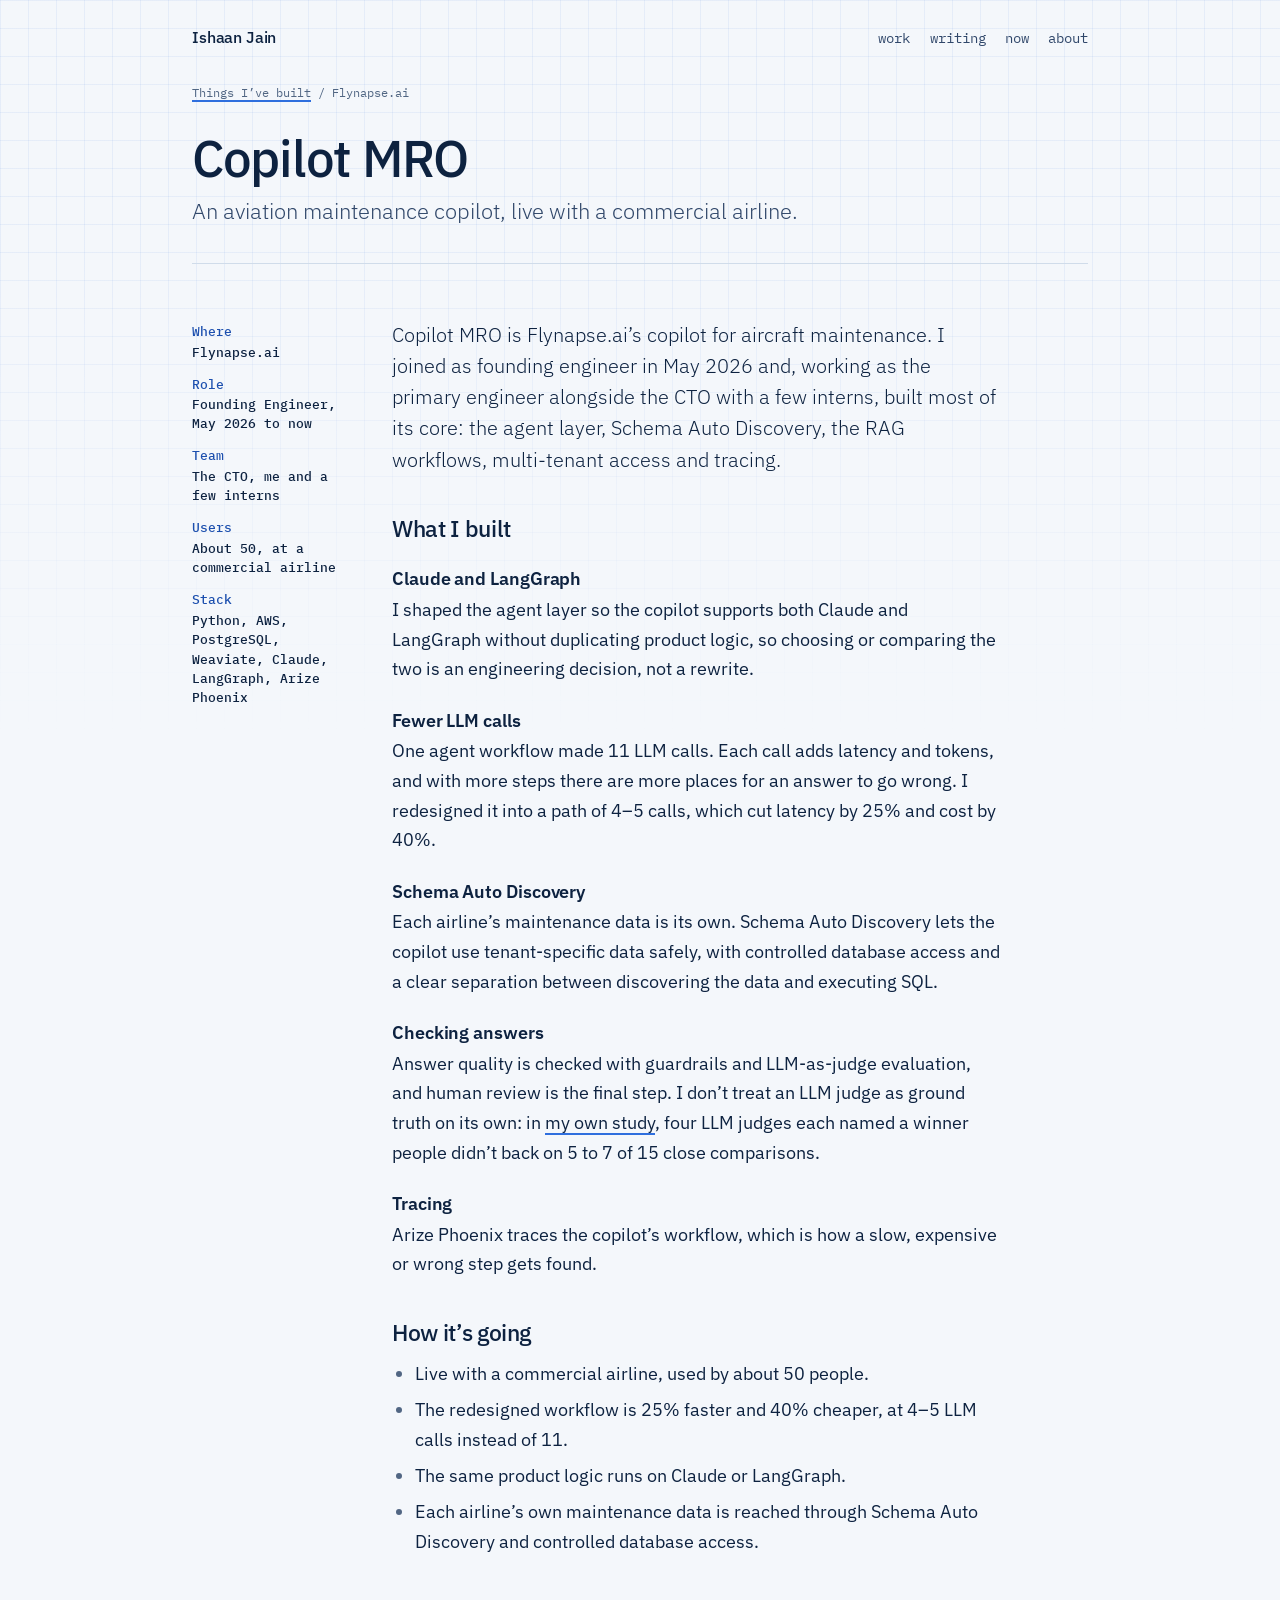
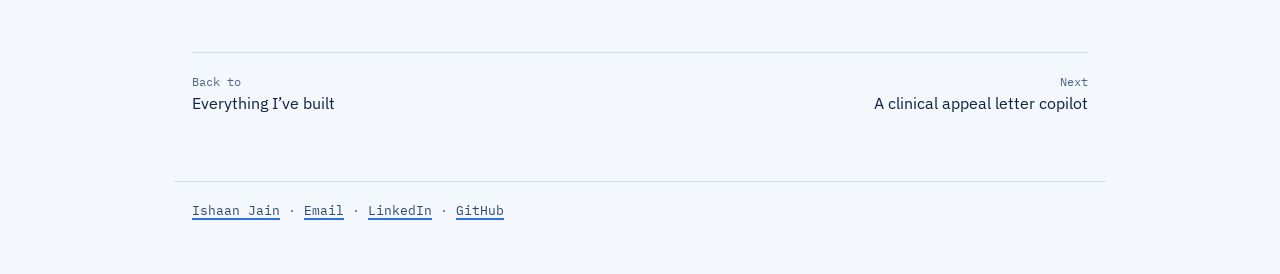
<file: work/aviation-maintenance-copilot/index.html>
<!doctype html>
<html lang="en">
<head>
<meta charset="utf-8">
<meta name="viewport" content="width=device-width, initial-scale=1">
<title>Copilot MRO, an aviation maintenance copilot · Ishaan Jain</title>
<meta name="description" content="Copilot MRO, an aviation maintenance copilot live with a commercial airline. I built most of its core as founding engineer at Flynapse.ai, and cut an agent workflow from 11 LLM calls to 4–5 (25% faster, 40% cheaper).">
<meta name="author" content="Ishaan Jain">
<link rel="canonical" href="https://ishaan-jain-ai.github.io/work/aviation-maintenance-copilot/">
<link rel="icon" href="../../assets/favicon.svg" type="image/svg+xml">
<link rel="preconnect" href="https://fonts.googleapis.com">
<link rel="preconnect" href="https://fonts.gstatic.com" crossorigin>
<link rel="stylesheet" href="https://fonts.googleapis.com/css2?family=IBM+Plex+Mono:wght@400;500;600&family=IBM+Plex+Sans:ital,wght@0,300;0,400;0,500;0,600;1,400&display=swap">
<link rel="stylesheet" href="../../assets/style.css">

<meta property="og:type" content="article">
<meta property="og:site_name" content="Ishaan Jain">
<meta property="og:title" content="Copilot MRO, an aviation maintenance copilot">
<meta property="og:description" content="Live with a commercial airline. An agent workflow cut from 11 LLM calls to 4–5: 25% faster, 40% cheaper.">
<meta property="og:url" content="https://ishaan-jain-ai.github.io/work/aviation-maintenance-copilot/">
<meta property="og:image" content="https://ishaan-jain-ai.github.io/assets/card-home.png">
<meta property="og:image:width" content="1200">
<meta property="og:image:height" content="630">
<meta name="twitter:card" content="summary_large_image">
<meta name="twitter:image" content="https://ishaan-jain-ai.github.io/assets/card-home.png">
</head>
<body>
<a class="skip" href="#main">Skip to content</a>

<header class="page site-header">
  <a class="name" href="../../">Ishaan Jain</a>
  <nav aria-label="Site">
    <a href="../../#work">work</a>
    <a href="../../#writing">writing</a>
    <a href="../../now/">now</a>
    <a href="../../about/">about</a>
  </nav>
</header>

<main id="main" class="page">
<article class="study">

<header class="study-head">
  <p class="crumb"><a href="../../#work">Things I’ve built</a> / Flynapse.ai</p>
  <h1>Copilot MRO</h1>
  <p class="dek">An aviation maintenance copilot, live with a commercial airline.</p>
</header>

<div class="row">
  <dl class="facts label">
    <dt>Where</dt><dd>Flynapse.ai</dd>
    <dt>Role</dt><dd>Founding Engineer, May 2026 to now</dd>
    <dt>Team</dt><dd>The CTO, me and a few interns</dd>
    <dt>Users</dt><dd>About 50, at a commercial airline</dd>
    <dt>Stack</dt><dd>Python, AWS, PostgreSQL, Weaviate, Claude, LangGraph, Arize Phoenix</dd>
  </dl>
  <div class="body">
<p class="lede">Copilot MRO is Flynapse.ai’s copilot for aircraft maintenance. I joined as founding engineer in May 2026 and, working as the primary engineer alongside the CTO with a few interns, built most of its core: the agent layer, Schema Auto Discovery, the RAG workflows, multi-tenant access and tracing.</p>

<h2>What I built</h2>

<h3>Claude and LangGraph</h3>
<p>I shaped the agent layer so the copilot supports both Claude and LangGraph without duplicating product logic, so choosing or comparing the two is an engineering decision, not a rewrite.</p>

<h3>Fewer LLM calls</h3>
<p>One agent workflow made 11 LLM calls. Each call adds latency and tokens, and with more steps there are more places for an answer to go wrong. I redesigned it into a path of <span class="nw">4–5</span> calls, which cut latency by 25% and cost by 40%.</p>

<h3>Schema Auto Discovery</h3>
<p>Each airline’s maintenance data is its own. Schema Auto Discovery lets the copilot use tenant-specific data safely, with controlled database access and a clear separation between discovering the data and executing SQL.</p>

<h3>Checking answers</h3>
<p>Answer quality is checked with guardrails and LLM-as-judge evaluation, and human review is the final step. I don’t treat an LLM judge as ground truth on its own: in <a href="../../llm-judge-ties/">my own study</a>, four LLM judges each named a winner people didn’t back on 5 to 7 of 15 close comparisons.</p>

<h3>Tracing</h3>
<p>Arize Phoenix traces the copilot’s workflow, which is how a slow, expensive or wrong step gets found.</p>

<h2>How it’s going</h2>
<ul>
  <li>Live with a commercial airline, used by about 50 people.</li>
  <li>The redesigned workflow is 25% faster and 40% cheaper, at <span class="nw">4–5</span> LLM calls instead of 11.</li>
  <li>The same product logic runs on Claude or LangGraph.</li>
  <li>Each airline’s own maintenance data is reached through Schema Auto Discovery and controlled database access.</li>
</ul>
  </div>
</div>

<nav class="pager" aria-label="More">
  <a href="../../#work"><small>Back to</small>Everything I’ve built</a>
  <a class="next" href="../clinical-appeal-letter-copilot/"><small>Next</small>A clinical appeal letter copilot</a>
</nav>

</article>
</main>

<footer class="page site-footer">
  <p><a href="../../">Ishaan Jain</a> · <a href="mailto:ishaanjain.analytics@gmail.com">Email</a> · <a href="https://www.linkedin.com/in/ishanjain4/">LinkedIn</a> · <a href="https://github.com/ishaan-jain-ai">GitHub</a></p>
</footer>

</body>
</html>
</file>
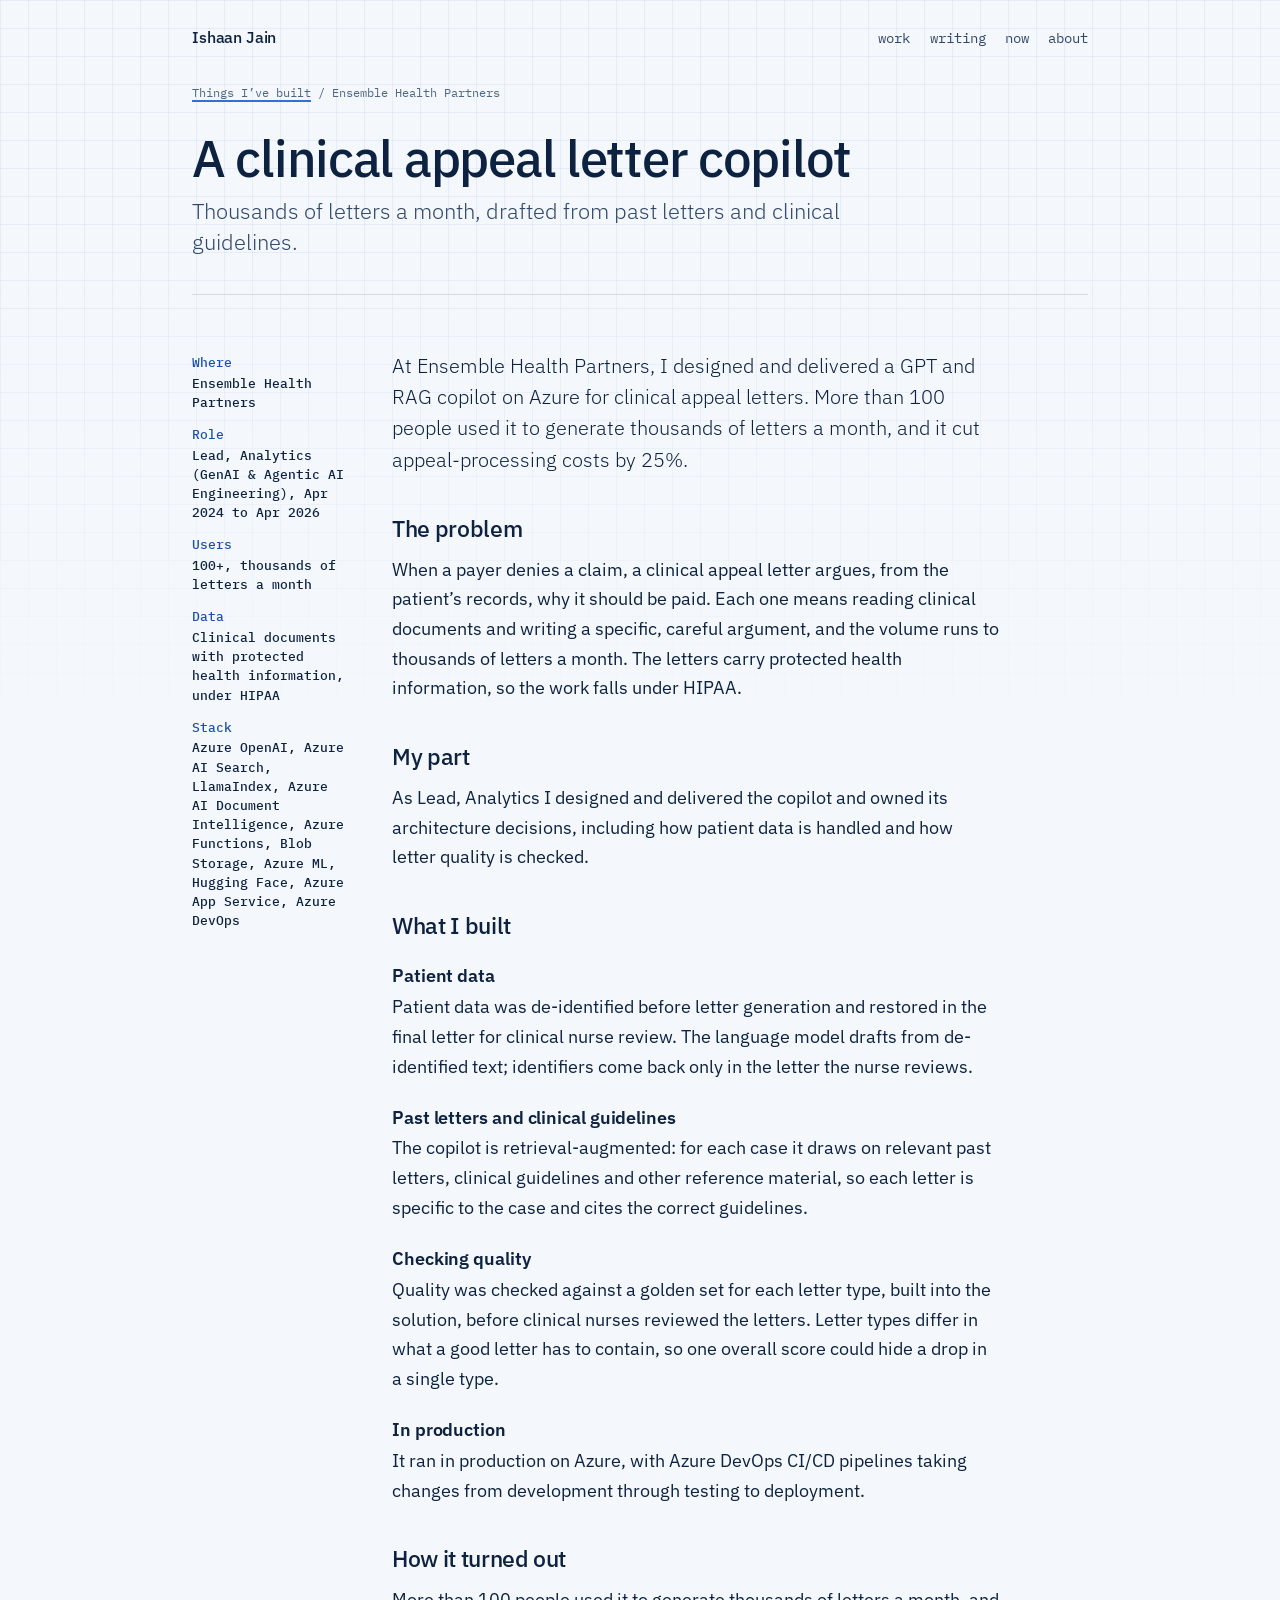
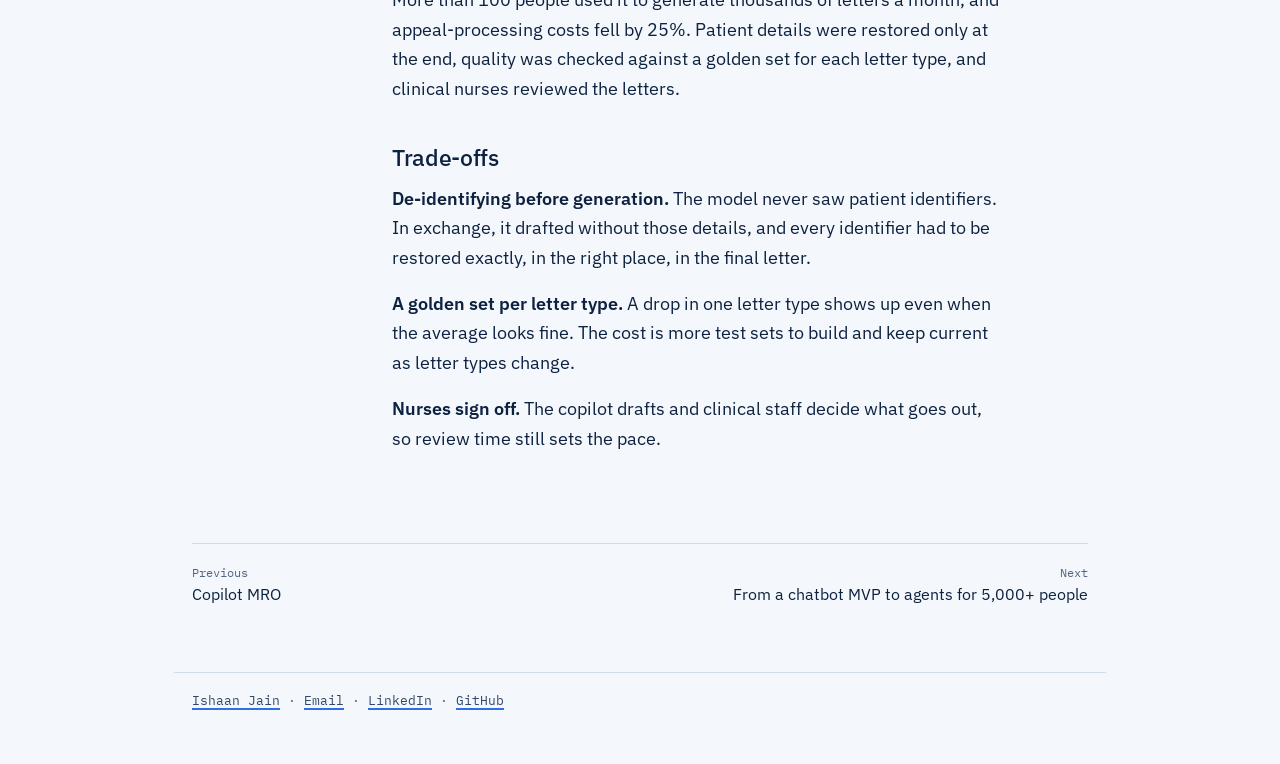
<file: work/clinical-appeal-letter-copilot/index.html>
<!doctype html>
<html lang="en">
<head>
<meta charset="utf-8">
<meta name="viewport" content="width=device-width, initial-scale=1">
<title>A clinical appeal letter copilot · Ishaan Jain</title>
<meta name="description" content="A GPT and RAG copilot on Azure that generated thousands of clinical appeal letters a month for 100+ users and cut appeal-processing costs by 25%, with patient data de-identified before generation.">
<meta name="author" content="Ishaan Jain">
<link rel="canonical" href="https://ishaan-jain-ai.github.io/work/clinical-appeal-letter-copilot/">
<link rel="icon" href="../../assets/favicon.svg" type="image/svg+xml">
<link rel="preconnect" href="https://fonts.googleapis.com">
<link rel="preconnect" href="https://fonts.gstatic.com" crossorigin>
<link rel="stylesheet" href="https://fonts.googleapis.com/css2?family=IBM+Plex+Mono:wght@400;500;600&family=IBM+Plex+Sans:ital,wght@0,300;0,400;0,500;0,600;1,400&display=swap">
<link rel="stylesheet" href="../../assets/style.css">

<meta property="og:type" content="article">
<meta property="og:site_name" content="Ishaan Jain">
<meta property="og:title" content="A clinical appeal letter copilot">
<meta property="og:description" content="GPT and RAG on Azure: thousands of letters a month for 100+ users, 25% lower appeal-processing cost, patient data de-identified before generation.">
<meta property="og:url" content="https://ishaan-jain-ai.github.io/work/clinical-appeal-letter-copilot/">
<meta property="og:image" content="https://ishaan-jain-ai.github.io/assets/card-home.png">
<meta property="og:image:width" content="1200">
<meta property="og:image:height" content="630">
<meta name="twitter:card" content="summary_large_image">
<meta name="twitter:image" content="https://ishaan-jain-ai.github.io/assets/card-home.png">
</head>
<body>
<a class="skip" href="#main">Skip to content</a>

<header class="page site-header">
  <a class="name" href="../../">Ishaan Jain</a>
  <nav aria-label="Site">
    <a href="../../#work">work</a>
    <a href="../../#writing">writing</a>
    <a href="../../now/">now</a>
    <a href="../../about/">about</a>
  </nav>
</header>

<main id="main" class="page">
<article class="study">

<header class="study-head">
  <p class="crumb"><a href="../../#work">Things I’ve built</a> / Ensemble Health Partners</p>
  <h1>A clinical appeal letter copilot</h1>
  <p class="dek">Thousands of letters a month, drafted from past letters and clinical guidelines.</p>
</header>

<div class="row">
  <dl class="facts label">
    <dt>Where</dt><dd>Ensemble Health Partners</dd>
    <dt>Role</dt><dd>Lead, Analytics (GenAI &amp; Agentic AI Engineering), Apr 2024 to Apr 2026</dd>
    <dt>Users</dt><dd>100+, thousands of letters a month</dd>
    <dt>Data</dt><dd>Clinical documents with protected health information, under HIPAA</dd>
    <dt>Stack</dt><dd>Azure OpenAI, Azure AI Search, LlamaIndex, Azure AI Document Intelligence, Azure Functions, Blob Storage, Azure ML, Hugging Face, Azure App Service, Azure DevOps</dd>
  </dl>
  <div class="body">
<p class="lede">At Ensemble Health Partners, I designed and delivered a GPT and RAG copilot on Azure for clinical appeal letters. More than 100 people used it to generate thousands of letters a month, and it cut appeal-processing costs by 25%.</p>

<h2>The problem</h2>
<p>When a payer denies a claim, a clinical appeal letter argues, from the patient’s records, why it should be paid. Each one means reading clinical documents and writing a specific, careful argument, and the volume runs to thousands of letters a month. The letters carry protected health information, so the work falls under HIPAA.</p>

<h2>My part</h2>
<p>As Lead, Analytics I designed and delivered the copilot and owned its architecture decisions, including how patient data is handled and how letter quality is checked.</p>

<h2>What I built</h2>

<h3>Patient data</h3>
<p>Patient data was de-identified before letter generation and restored in the final letter for clinical nurse review. The language model drafts from de-identified text; identifiers come back only in the letter the nurse reviews.</p>

<h3>Past letters and clinical guidelines</h3>
<p>The copilot is retrieval-augmented: for each case it draws on relevant past letters, clinical guidelines and other reference material, so each letter is specific to the case and cites the correct guidelines.</p>

<h3>Checking quality</h3>
<p>Quality was checked against a golden set for each letter type, built into the solution, before clinical nurses reviewed the letters. Letter types differ in what a good letter has to contain, so one overall score could hide a drop in a single type.</p>

<h3>In production</h3>
<p>It ran in production on Azure, with Azure DevOps CI/CD pipelines taking changes from development through testing to deployment.</p>

<h2>How it turned out</h2>
<p>More than 100 people used it to generate thousands of letters a month, and appeal-processing costs fell by 25%. Patient details were restored only at the end, quality was checked against a golden set for each letter type, and clinical nurses reviewed the letters.</p>

<h2>Trade-offs</h2>
<p><span class="lead-in">De-identifying before generation.</span> The model never saw patient identifiers. In exchange, it drafted without those details, and every identifier had to be restored exactly, in the right place, in the final letter.</p>
<p><span class="lead-in">A golden set per letter type.</span> A drop in one letter type shows up even when the average looks fine. The cost is more test sets to build and keep current as letter types change.</p>
<p><span class="lead-in">Nurses sign off.</span> The copilot drafts and clinical staff decide what goes out, so review time still sets the pace.</p>
  </div>
</div>

<nav class="pager" aria-label="More">
  <a href="../aviation-maintenance-copilot/"><small>Previous</small>Copilot MRO</a>
  <a class="next" href="../enterprise-copilot-agents/"><small>Next</small>From a chatbot MVP to agents for 5,000+ people</a>
</nav>

</article>
</main>

<footer class="page site-footer">
  <p><a href="../../">Ishaan Jain</a> · <a href="mailto:ishaanjain.analytics@gmail.com">Email</a> · <a href="https://www.linkedin.com/in/ishanjain4/">LinkedIn</a> · <a href="https://github.com/ishaan-jain-ai">GitHub</a></p>
</footer>

</body>
</html>
</file>
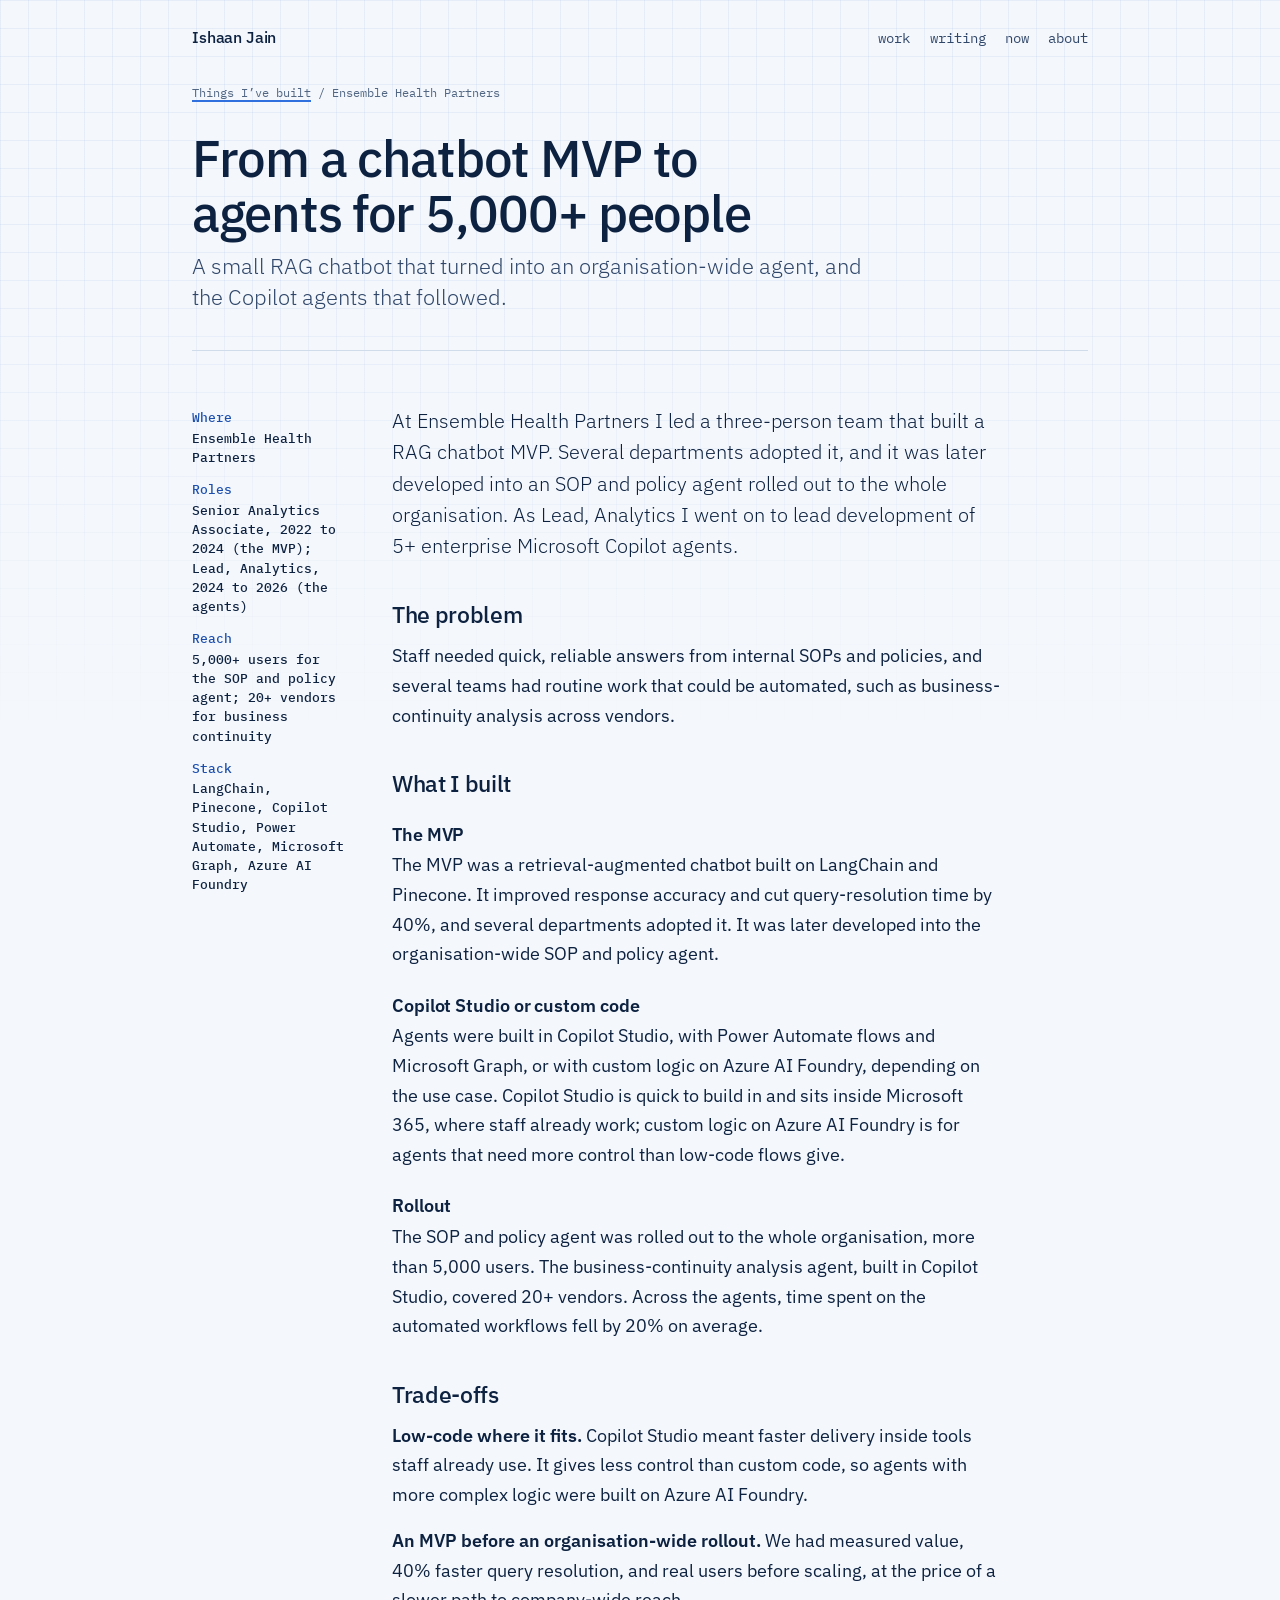
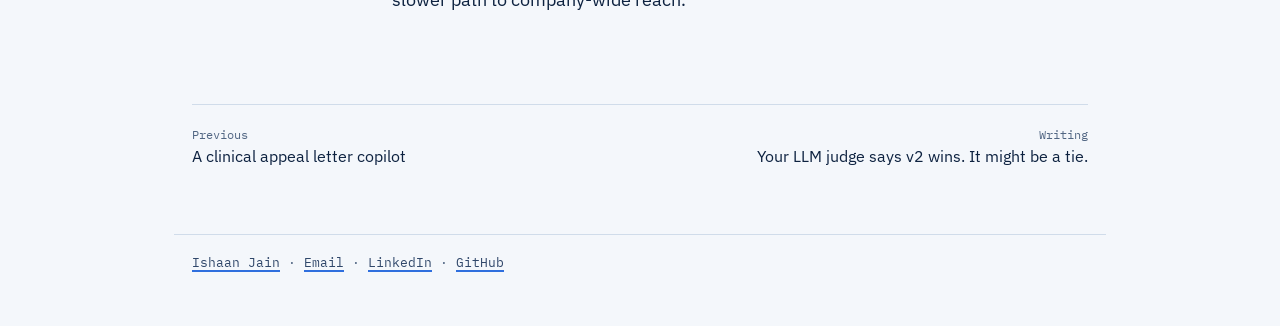
<file: work/enterprise-copilot-agents/index.html>
<!doctype html>
<html lang="en">
<head>
<meta charset="utf-8">
<meta name="viewport" content="width=device-width, initial-scale=1">
<title>From a chatbot MVP to Copilot agents for 5,000+ people · Ishaan Jain</title>
<meta name="description" content="A LangChain and Pinecone RAG chatbot MVP (40% faster query resolution) that grew into an organisation-wide SOP and policy agent for 5,000+ users, and 5+ Microsoft Copilot agents.">
<meta name="author" content="Ishaan Jain">
<link rel="canonical" href="https://ishaan-jain-ai.github.io/work/enterprise-copilot-agents/">
<link rel="icon" href="../../assets/favicon.svg" type="image/svg+xml">
<link rel="preconnect" href="https://fonts.googleapis.com">
<link rel="preconnect" href="https://fonts.gstatic.com" crossorigin>
<link rel="stylesheet" href="https://fonts.googleapis.com/css2?family=IBM+Plex+Mono:wght@400;500;600&family=IBM+Plex+Sans:ital,wght@0,300;0,400;0,500;0,600;1,400&display=swap">
<link rel="stylesheet" href="../../assets/style.css">

<meta property="og:type" content="article">
<meta property="og:site_name" content="Ishaan Jain">
<meta property="og:title" content="From a chatbot MVP to Copilot agents for 5,000+ people">
<meta property="og:description" content="A RAG chatbot MVP that grew into an organisation-wide SOP and policy agent for 5,000+ users, and 5+ Microsoft Copilot agents.">
<meta property="og:url" content="https://ishaan-jain-ai.github.io/work/enterprise-copilot-agents/">
<meta property="og:image" content="https://ishaan-jain-ai.github.io/assets/card-home.png">
<meta property="og:image:width" content="1200">
<meta property="og:image:height" content="630">
<meta name="twitter:card" content="summary_large_image">
<meta name="twitter:image" content="https://ishaan-jain-ai.github.io/assets/card-home.png">
</head>
<body>
<a class="skip" href="#main">Skip to content</a>

<header class="page site-header">
  <a class="name" href="../../">Ishaan Jain</a>
  <nav aria-label="Site">
    <a href="../../#work">work</a>
    <a href="../../#writing">writing</a>
    <a href="../../now/">now</a>
    <a href="../../about/">about</a>
  </nav>
</header>

<main id="main" class="page">
<article class="study">

<header class="study-head">
  <p class="crumb"><a href="../../#work">Things I’ve built</a> / Ensemble Health Partners</p>
  <h1>From a chatbot MVP to agents for 5,000+ people</h1>
  <p class="dek">A small RAG chatbot that turned into an organisation-wide agent, and the Copilot agents that followed.</p>
</header>

<div class="row">
  <dl class="facts label">
    <dt>Where</dt><dd>Ensemble Health Partners</dd>
    <dt>Roles</dt><dd>Senior Analytics Associate, 2022 to 2024 (the MVP); Lead, Analytics, 2024 to 2026 (the agents)</dd>
    <dt>Reach</dt><dd>5,000+ users for the SOP and policy agent; 20+ vendors for business continuity</dd>
    <dt>Stack</dt><dd>LangChain, Pinecone, Copilot Studio, Power Automate, Microsoft Graph, Azure AI Foundry</dd>
  </dl>
  <div class="body">
<p class="lede">At Ensemble Health Partners I led a three-person team that built a RAG chatbot MVP. Several departments adopted it, and it was later developed into an SOP and policy agent rolled out to the whole organisation. As Lead, Analytics I went on to lead development of 5+ enterprise Microsoft Copilot agents.</p>

<h2>The problem</h2>
<p>Staff needed quick, reliable answers from internal SOPs and policies, and several teams had routine work that could be automated, such as business-continuity analysis across vendors.</p>

<h2>What I built</h2>

<h3>The MVP</h3>
<p>The MVP was a retrieval-augmented chatbot built on LangChain and Pinecone. It improved response accuracy and cut query-resolution time by 40%, and several departments adopted it. It was later developed into the organisation-wide SOP and policy agent.</p>

<h3>Copilot Studio or custom code</h3>
<p>Agents were built in Copilot Studio, with Power Automate flows and Microsoft Graph, or with custom logic on Azure AI Foundry, depending on the use case. Copilot Studio is quick to build in and sits inside Microsoft 365, where staff already work; custom logic on Azure AI Foundry is for agents that need more control than low-code flows give.</p>

<h3>Rollout</h3>
<p>The SOP and policy agent was rolled out to the whole organisation, more than 5,000 users. The business-continuity analysis agent, built in Copilot Studio, covered 20+ vendors. Across the agents, time spent on the automated workflows fell by 20% on average.</p>

<h2>Trade-offs</h2>
<p><span class="lead-in">Low-code where it fits.</span> Copilot Studio meant faster delivery inside tools staff already use. It gives less control than custom code, so agents with more complex logic were built on Azure AI Foundry.</p>
<p><span class="lead-in">An MVP before an organisation-wide rollout.</span> We had measured value, 40% faster query resolution, and real users before scaling, at the price of a slower path to company-wide reach.</p>
  </div>
</div>

<nav class="pager" aria-label="More">
  <a href="../clinical-appeal-letter-copilot/"><small>Previous</small>A clinical appeal letter copilot</a>
  <a class="next" href="../../llm-judge-ties/"><small>Writing</small>Your LLM judge says v2 wins. It might be a tie.</a>
</nav>

</article>
</main>

<footer class="page site-footer">
  <p><a href="../../">Ishaan Jain</a> · <a href="mailto:ishaanjain.analytics@gmail.com">Email</a> · <a href="https://www.linkedin.com/in/ishanjain4/">LinkedIn</a> · <a href="https://github.com/ishaan-jain-ai">GitHub</a></p>
</footer>

</body>
</html>
</file>
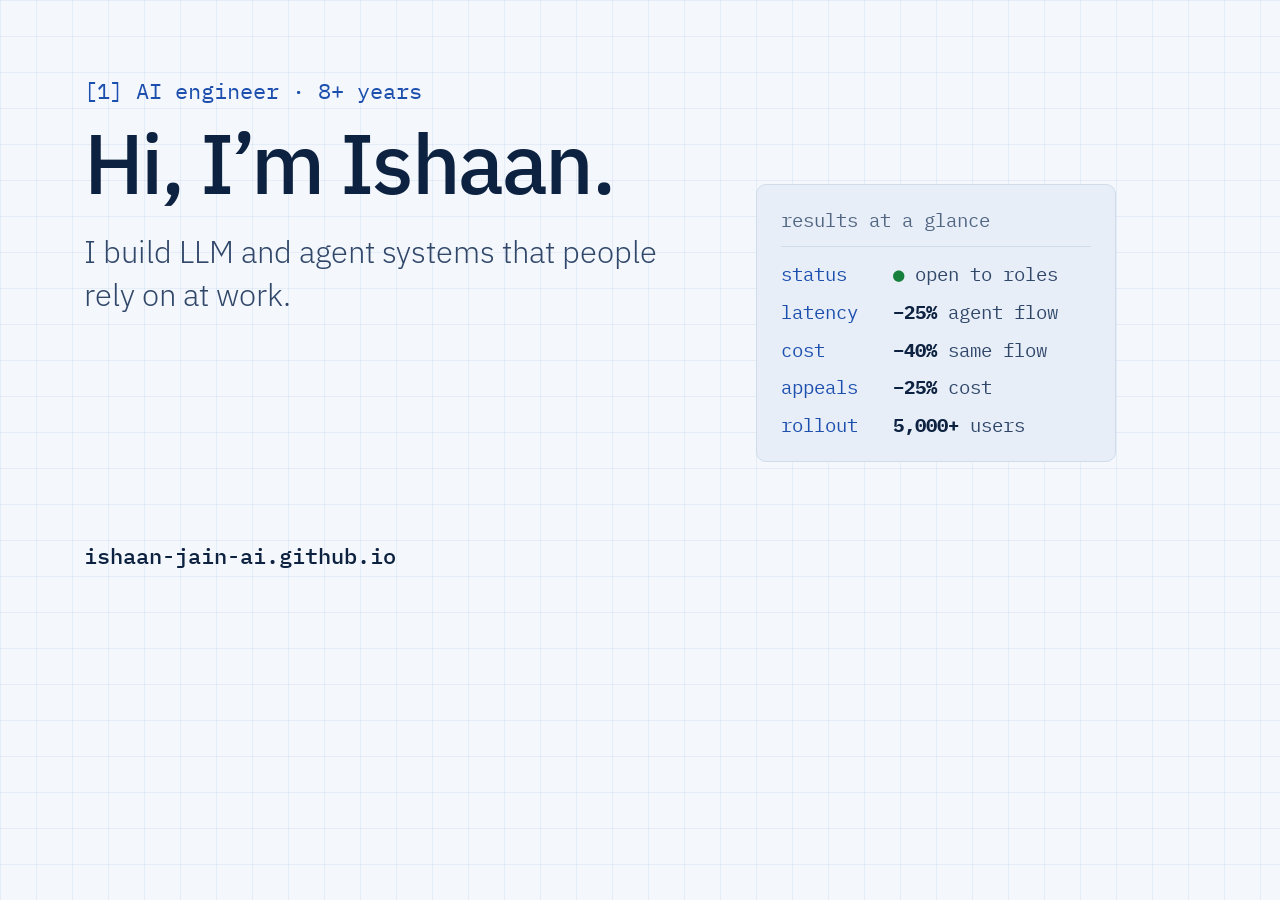
<file: assets/card-home-source.html>
<!doctype html>
<html><head><meta charset="utf-8">
<link rel="stylesheet" href="https://fonts.googleapis.com/css2?family=IBM+Plex+Mono:wght@400;500;600&family=IBM+Plex+Sans:wght@300;500&display=block">
<style>
  html, body { margin: 0; width: 1200px; height: 630px; overflow: hidden; }
  body {
    background-color: #f4f7fb; color: #0d2240; font-family: "IBM Plex Sans", system-ui, sans-serif;
    background-image: linear-gradient(rgba(47,111,222,0.08) 1px, transparent 1px), linear-gradient(90deg, rgba(47,111,222,0.08) 1px, transparent 1px);
    background-size: 36px 36px;
  }
  .card { box-sizing: border-box; width: 1200px; height: 630px; padding: 76px 84px 60px; display: grid; grid-template-columns: 1fr 360px; column-gap: 56px; }
  .left { display: flex; flex-direction: column; }
  .tag { font-family: "IBM Plex Mono", monospace; font-size: 22px; color: #1c4fae; }
  h1 { margin: 16px 0 0; font-size: 84px; line-height: 1; font-weight: 500; letter-spacing: -0.03em; }
  .line { margin-top: 26px; font-size: 31px; line-height: 1.38; color: #30476a; font-weight: 300; }
  .foot { margin-top: auto; font-family: "IBM Plex Mono", monospace; font-size: 22px; color: #0d2240; font-weight: 500; }
  .readout { align-self: center; background: #e7eef7; border: 1.5px solid #d0dcea; border-radius: 10px; padding: 22px 24px; font-family: "IBM Plex Mono", monospace; font-size: 19px; line-height: 1.45; }
  .readout .t { color: #516683; padding-bottom: 12px; margin-bottom: 14px; border-bottom: 1.5px solid #d0dcea; }
  .readout .r { display: grid; grid-template-columns: 112px 1fr; margin-bottom: 10px; }
  .readout .k { color: #1c4fae; }
  .readout .v { color: #30476a; }
  .readout b { color: #0d2240; }
  .ok { color: #157f3b; }
</style></head>
<body>
<div class="card">
  <div class="left">
    <div class="tag">[1] AI engineer · 8+ years</div>
    <h1>Hi, I’m Ishaan.</h1>
    <div class="line">I build LLM and agent systems that people rely on at work.</div>
    <div class="foot">ishaan-jain-ai.github.io</div>
  </div>
  <div class="readout">
    <div class="t">results at a glance</div>
    <div class="r"><span class="k">status</span><span class="v"><span class="ok">●</span> open to roles</span></div>
    <div class="r"><span class="k">latency</span><span class="v"><b>−25%</b> agent flow</span></div>
    <div class="r"><span class="k">cost</span><span class="v"><b>−40%</b> same flow</span></div>
    <div class="r"><span class="k">appeals</span><span class="v"><b>−25%</b> cost</span></div>
    <div class="r" style="margin-bottom:0"><span class="k">rollout</span><span class="v"><b>5,000+</b> users</span></div>
  </div>
</div>
</body></html>
</file>
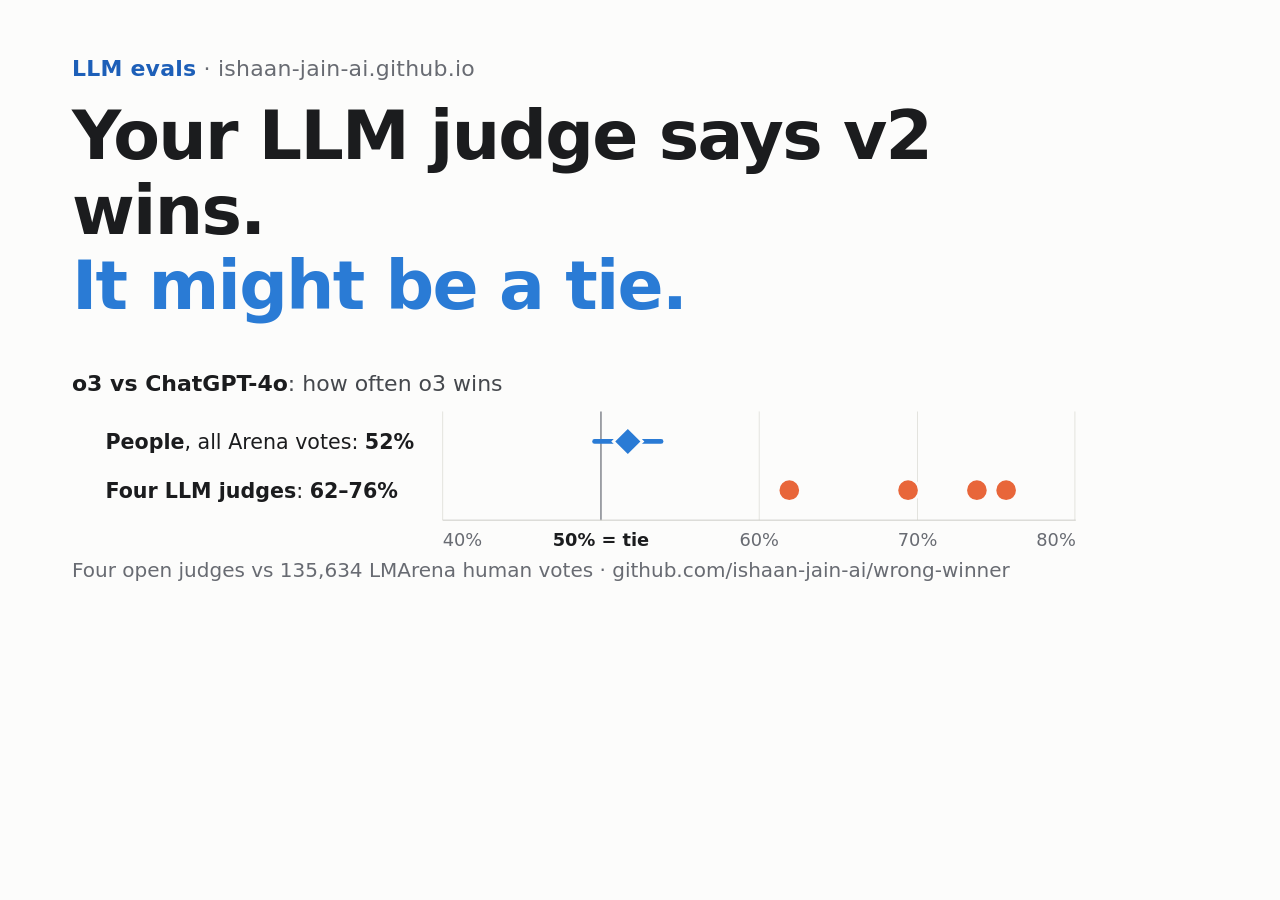
<file: assets/card-source.html>
<!doctype html>
<html><head><meta charset="utf-8">
<style>
  html, body { margin: 0; width: 1200px; height: 630px; overflow: hidden; }
  body { background: #fcfcfb; color: #1b1c1e; font-family: system-ui, -apple-system, "Helvetica Neue", Arial, sans-serif; }
  .card { box-sizing: border-box; width: 1200px; height: 630px; padding: 56px 72px 48px; display: flex; flex-direction: column; }
  .kicker { font-size: 22px; color: #686b72; letter-spacing: 0.01em; }
  .kicker b { color: #1d5fb8; font-weight: 650; }
  h1 { margin: 18px 0 0; font-size: 68px; line-height: 1.1; font-weight: 750; letter-spacing: -0.025em; }
  h1 span { color: #2a7bd5; }
  .chart-title { margin-top: 48px; font-size: 22px; color: #45484d; }
  .chart-title b { color: #1b1c1e; font-weight: 650; }
  svg { display: block; margin-top: 8px; }
  .foot { margin-top: auto; font-size: 20px; color: #686b72; }
</style></head>
<body>
<div class="card">
  <div class="kicker"><b>LLM evals</b> · ishaan-jain-ai.github.io</div>
  <h1>Your LLM judge says v2 wins.<br><span>It might be a tie.</span></h1>
  <div class="chart-title"><b>o3 vs ChatGPT-4o</b>: how often o3 wins</div>
  <!-- x scale: 40% at x=360, 80% at x=1036, 16.9 px per point -->
  <svg width="1056" height="164" viewBox="0 0 1056 164" font-family="system-ui, -apple-system, Helvetica, Arial, sans-serif">
    <g stroke="#e2e2dc" stroke-width="1">
      <line x1="360.0" y1="8" x2="360.0" y2="124"/>
      <line x1="698.0" y1="8" x2="698.0" y2="124"/>
      <line x1="867.0" y1="8" x2="867.0" y2="124"/>
      <line x1="1035.0" y1="8" x2="1035.0" y2="124"/>
    </g>
    <line x1="529.0" y1="8" x2="529.0" y2="124" stroke="#9a9da3" stroke-width="2"/>
    <line x1="360.0" y1="124" x2="1036.0" y2="124" stroke="#c9c9c2" stroke-width="1"/>
    <g font-size="19" fill="#686b72" text-anchor="middle">
      <text x="360.0" y="152" text-anchor="start">40%</text>
      <text x="529.0" y="152" fill="#1b1c1e" font-weight="600">50% = tie</text>
      <text x="698.0" y="152">60%</text>
      <text x="867.0" y="152">70%</text>
      <text x="1036.0" y="152" text-anchor="end">80%</text>
    </g>
    <g font-size="22" fill="#1b1c1e">
      <text x="0" y="48"><tspan font-weight="650">People</tspan>, all Arena votes: <tspan font-weight="650">52%</tspan></text>
      <text x="0" y="100"><tspan font-weight="650">Four LLM judges</tspan>: <tspan font-weight="650">62–76%</tspan></text>
    </g>
    <line x1="522.2" y1="40" x2="593.2" y2="40" stroke="#2a7bd5" stroke-width="5" stroke-linecap="round"/>
    <rect x="546.7" y="29" width="22" height="22" fill="#2a7bd5" stroke="#fcfcfb" stroke-width="3" transform="rotate(45 557.7 40)"/>
    <g fill="#e8663a" stroke="#fcfcfb" stroke-width="3">
      <circle cx="730.1" cy="92" r="12"/>
      <circle cx="856.9" cy="92" r="12"/>
      <circle cx="930.4" cy="92" r="12"/>
      <circle cx="961.6" cy="92" r="12"/>
    </g>
  </svg>
  <div class="foot">Four open judges vs 135,634 LMArena human votes · github.com/ishaan-jain-ai/wrong-winner</div>
</div>
</body></html>
</file>
<file: assets/style.css>
/* ishaan-jain-ai.github.io
   Light technical theme for an AI engineer: blue-grey engineering-grid paper, navy ink, a cobalt accent,
   IBM Plex Sans with Plex Mono for labels, numbers and the results readout. Sections are numbered like
   notebook cells. Cobalt comes in three strengths: --accent for lines and fills, --accent-bar for chart
   bars, --accent-ink for blue text (each keeps its WCAG contrast on these greys). */

:root {
  --bg: #f4f7fb;
  --panel: #e7eef7;
  --ink: #0d2240;
  --ink-2: #30476a;
  --ink-3: #516683;
  --rule: #d0dcea;
  --accent: #2f6fde;
  --accent-bar: #2a63c9;
  --accent-ink: #1c4fae;
  --good: #157f3b;
  --warn: #b5470b;
  --mark: rgba(47, 111, 222, 0.12);
  --grid: rgba(47, 111, 222, 0.07);
  --chart-filter: none;

  --sans: "IBM Plex Sans", system-ui, -apple-system, "Segoe UI", Roboto, "Helvetica Neue", Arial, sans-serif;
  --mono: "IBM Plex Mono", ui-monospace, SFMono-Regular, Menlo, Consolas, "Liberation Mono", monospace;

  --gutter: 18px;
  --column: 40rem;
  color-scheme: light;
}

*, *::before, *::after { box-sizing: border-box; }
html { -webkit-text-size-adjust: 100%; text-size-adjust: 100%; }

body {
  margin: 0;
  position: relative;
  background: transparent;
  color: var(--ink);
  font-family: var(--sans);
  font-size: 1.0625rem;
  line-height: 1.65;
  -webkit-font-smoothing: antialiased;
}
html { background: var(--bg); }
body::before {
  content: ""; position: absolute; inset: 0 0 auto 0; height: 46rem; z-index: -1; pointer-events: none;
  background-image: linear-gradient(var(--grid) 1px, transparent 1px), linear-gradient(90deg, var(--grid) 1px, transparent 1px);
  background-size: 28px 28px;
  -webkit-mask-image: linear-gradient(to bottom, #000 35%, transparent);
  mask-image: linear-gradient(to bottom, #000 35%, transparent);
}
@media (min-width: 700px) { body { font-size: 1.125rem; } }

a {
  color: var(--ink);
  text-decoration-line: underline;
  text-decoration-color: var(--accent);
  text-decoration-thickness: 1.5px;
  text-underline-offset: 0.22em;
}
a:hover { color: var(--accent-ink); }
a:focus-visible, button:focus-visible, input:focus-visible { outline: 2px solid var(--accent); outline-offset: 3px; border-radius: 2px; }

::selection { background: var(--mark); color: var(--ink); }

mark { background: var(--mark); color: inherit; padding: 0.05em 0.2em; border-radius: 3px; box-decoration-break: clone; -webkit-box-decoration-break: clone; }

.skip { position: absolute; left: -9999px; }
.skip:focus { left: var(--gutter); top: 0.5rem; z-index: 20; background: var(--bg); padding: 0.3rem 0.6rem; }

/* Containers: .page for most pages, .wrap for the long essay */
.page { max-width: calc(56rem + 2 * var(--gutter)); margin: 0 auto; padding: 0 var(--gutter); }
.wrap { max-width: calc(var(--column) + 2 * var(--gutter)); margin: 0 auto; padding: 0 var(--gutter); }

/* Header and footer */
.site-header {
  display: flex; flex-wrap: wrap; justify-content: space-between; align-items: baseline; gap: 0.4rem 1.5rem;
  padding-top: 1.5rem; padding-bottom: 1rem;
}
.site-header .name { color: var(--ink); text-decoration: none; font-weight: 500; font-size: 1rem; letter-spacing: -0.01em; }
.site-header nav { display: flex; flex-wrap: wrap; gap: 0.2rem 1.2rem; font-family: var(--mono); font-size: 0.85rem; }
.site-header nav a { color: var(--ink-2); text-decoration: none; }
.site-header nav a:hover { color: var(--accent-ink); }
.site-header nav a[aria-current="page"] { color: var(--accent-ink); }

.site-footer { margin-top: 4rem; padding-top: 1.1rem; padding-bottom: 3rem; border-top: 1px solid var(--rule); font-family: var(--mono); font-size: 0.8rem; color: var(--ink-3); }
.site-footer p { margin: 0 0 0.3rem; }
.site-footer a { color: var(--ink-2); }

/* Type */
h1, h2, h3 { font-family: var(--sans); color: var(--ink); line-height: 1.2; text-wrap: balance; }
h1 { font-size: clamp(2.2rem, 6.5vw, 3.2rem); font-weight: 500; letter-spacing: -0.025em; margin: 1.75rem 0 1rem; line-height: 1.08; }
h2 { font-size: 1.45rem; font-weight: 500; margin: 2.5rem 0 0.75rem; letter-spacing: -0.015em; }
h3 { font-size: 1.1rem; font-weight: 600; margin: 1.75rem 0 0.35rem; letter-spacing: -0.005em; }

p, ul, ol { margin: 0 0 1rem; }
ul, ol { padding-left: 1.25em; }
li { margin-bottom: 0.4rem; }
li::marker { color: var(--ink-3); }
strong { font-weight: 600; }

.meta { font-family: var(--mono); color: var(--ink-3); font-size: 0.8rem; margin: 0 0 2rem; }
.lede { font-size: 1.12em; line-height: 1.55; font-weight: 300; }
.pull { font-size: 1.15em; font-weight: 500; border-left: 3px solid var(--accent); padding-left: 1rem; margin: 1.75rem 0; }
.note { font-size: 0.9em; color: var(--ink-2); }
.small { font-size: 0.85em; color: var(--ink-3); }
.nw { white-space: nowrap; }
.sentence { display: inline-block; }

/* Rows: a hanging label on the left, text on the right; one column on small screens */
.row {
  display: grid; grid-template-columns: 9.5rem minmax(0, 38rem); column-gap: 3rem;
  padding: 3.4rem 0 2.6rem; border-top: 1px solid var(--rule);
}
.row > .label {
  margin: 0; padding-top: 0.2rem;
  font-family: var(--mono); font-size: 0.8rem; font-weight: 500; line-height: 1.5; color: var(--ink-3); letter-spacing: 0;
}
.numbered { counter-reset: section; }
.numbered .row > .label::before { counter-increment: section; content: "[" counter(section) "] "; color: var(--accent-ink); }
.row > .body > :last-child { margin-bottom: 0; }
@media (max-width: 820px) {
  .row { grid-template-columns: minmax(0, 1fr); padding: 2.6rem 0 1.8rem; }
  .row > .label { margin-bottom: 0.7rem; padding-top: 0; }
}

/* Home */
.hello { max-width: 40rem; padding-bottom: 2rem; }
.hello h1 { margin-top: clamp(1.5rem, 6vw, 3.25rem); }
.hello .lede { font-size: 1.25em; line-height: 1.45; color: var(--ink); font-weight: 300; }
.hello p { color: var(--ink-2); }
.hello .lede, .hello p:last-child { color: var(--ink); }

.made + .made { margin-top: 2.6rem; }
.made h3 { margin: 0 0 0.4rem; font-size: 1.25rem; }
.made h3 a { text-decoration: none; }
.made h3 a:hover { color: var(--accent-ink); }
.made .where { margin: 0 0 0.3rem; font-family: var(--mono); color: var(--ink-3); font-size: 0.75rem; }
.made p { margin: 0 0 0.45rem; color: var(--ink-2); }
.made .go { margin: 0.5rem 0 0; font-family: var(--mono); font-size: 0.78rem; }
.made .go a { text-decoration: none; color: var(--accent-ink); }
.made .go a:hover { text-decoration: underline; }

.plain { list-style: none; padding: 0; }
.plain li { margin-bottom: 0.75rem; }

/* "Is v2 really better?" */
.check { margin: 0.25rem 0 0; }
.check-q { font-size: 1.08em; line-height: 2.1; margin-bottom: 0.25rem; }
.check input {
  width: 3.4em; padding: 0.05em 0.2em; margin: 0 0.1em;
  font-family: var(--mono); font-size: 0.95em; font-weight: 500; color: var(--accent-ink); text-align: center;
  background: var(--panel); border: 1px solid var(--rule); border-bottom: 2px solid var(--accent); border-radius: 4px 4px 0 0;
  -moz-appearance: textfield; appearance: textfield;
}
.check input::-webkit-outer-spin-button, .check input::-webkit-inner-spin-button { -webkit-appearance: none; margin: 0; }
.check input:focus { outline: none; border-color: var(--accent); }
.check-total { font-family: var(--mono); font-size: 0.8rem; color: var(--ink-3); }
.check-try { font-size: 0.92em; color: var(--ink-3); margin-bottom: 1.1rem; }
.check-try button, .choices button {
  font: inherit; color: var(--ink-2); background: none; border: 0; padding: 0; cursor: pointer;
  text-decoration: underline; text-decoration-style: dotted; text-decoration-color: var(--ink-3); text-underline-offset: 0.22em;
}
.check-try button:hover, .choices button:hover { color: var(--accent-ink); }

.verdict { padding: 1rem 1.15rem 0.35rem; background: var(--panel); border: 1px solid var(--rule); border-radius: 6px; }
.stamp {
  display: inline-block; margin: 0 0 0.75rem; padding: 0.15rem 0.55rem;
  border: 1.5px solid currentColor; border-radius: 4px;
  font-family: var(--mono); font-size: 0.78rem; font-weight: 600; letter-spacing: 0.06em; text-transform: uppercase;
  color: var(--warn);
}
.stamp::before { content: "● "; }
.stamp[data-kind="good"] { color: var(--good); }
.stamp[data-kind="flat"] { color: var(--ink-2); }
.verdict p { margin: 0 0 0.7rem; }
.verdict-line { font-family: var(--mono); font-size: 0.85rem; line-height: 1.55; }
.verdict-why { color: var(--ink-2); font-size: 0.95em; }

/* The finding, to click through */
.more { margin: 1.4rem 0 0; padding: 1.05rem 1.15rem 0.95rem; background: var(--panel); border: 1px solid var(--rule); border-radius: 6px; }
.more-q { margin: 0 0 0.6rem; }
.choices { display: flex; flex-wrap: wrap; gap: 0.35rem 0.5rem; margin: 0 0 1rem; padding: 0; list-style: none; }
.choices li { margin: 0; }
.choices button {
  font-family: var(--mono); font-size: 0.78rem; text-decoration: none;
  padding: 0.25rem 0.55rem; border: 1px solid var(--rule); border-radius: 4px; background: var(--bg);
}
.choices button:hover { border-color: var(--accent); }
.choices button[aria-checked="true"] { color: #fff; background: var(--accent); border-color: var(--accent); font-weight: 600; }
.more-big { font-size: 1.3rem; line-height: 1.3; margin: 0 0 0.35rem; }
.more-num { font-family: var(--mono); font-weight: 600; color: var(--accent-ink); font-variant-numeric: tabular-nums; }
.more-note { color: var(--ink-2); font-size: 0.9em; margin: 0 0 0.9rem; min-height: 2.9em; }
.bars { list-style: none; padding: 0; margin: 0 0 0.6rem; display: grid; gap: 0.4rem; }
.bar { display: grid; grid-template-columns: 10.5rem minmax(0, 1fr) 2.6rem; align-items: center; gap: 0.7rem; margin: 0; font-family: var(--mono); font-size: 0.75rem; }
.bar-name { color: var(--ink-2); }
.bar-track { position: relative; height: 0.6rem; background: var(--rule); border-radius: 2px; }
.bar-track::after { content: ""; position: absolute; left: 10%; top: -4px; bottom: -4px; border-left: 1.5px dashed var(--ink); opacity: 0.5; }
.bar-fill { position: absolute; left: 0; top: 0; bottom: 0; background: var(--accent-bar); border-radius: 2px; transition: width 0.35s ease; }
.bar.people .bar-fill { background: var(--ink-3); }
.bar-val { text-align: right; font-variant-numeric: tabular-nums; color: var(--ink); }
.more figcaption { text-align: left; margin: 0.4rem 0 0; font-family: var(--mono); font-size: 0.72rem; line-height: 1.5; color: var(--ink-3); font-style: normal; }
@media (max-width: 520px) {
  .bar { grid-template-columns: 7.4rem minmax(0, 1fr) 2.3rem; gap: 0.5rem; font-size: 0.7rem; }
}

/* Case studies */
.study-head { max-width: 44rem; padding-bottom: 0.5rem; }
.study-head h1 { margin-bottom: 0.6rem; }
.study-head .dek { font-size: 1.2em; line-height: 1.45; color: var(--ink-2); margin: 0 0 1.75rem; font-weight: 300; }
.crumb { font-family: var(--mono); font-size: 0.78rem; color: var(--ink-3); margin: 1rem 0 0; }
.crumb a { color: var(--ink-3); }

.facts { margin: 0; font-family: var(--mono); font-size: 0.78rem; line-height: 1.5; }
.facts dt { color: var(--accent-ink); margin-top: 0.8rem; }
.facts dt:first-child { margin-top: 0; }
.facts dd { margin: 0.1rem 0 0; color: var(--ink); }
@media (min-width: 821px) { .facts { position: sticky; top: 1.5rem; } }
@media (max-width: 820px) {
  .facts { display: grid; grid-template-columns: 4.5rem 1fr; gap: 0.3rem 1rem; padding-bottom: 0.5rem; }
  .facts dt, .facts dt:first-child { margin-top: 0; }
  .facts dd { margin: 0; }
}

.study .body h2:first-child { margin-top: 0; }
.study .body h3 { margin-top: 1.6rem; }
.lead-in { font-weight: 600; }

.pager { display: flex; flex-wrap: wrap; justify-content: space-between; gap: 0.75rem 2rem; margin: 3rem 0 0; padding-top: 1.2rem; border-top: 1px solid var(--rule); font-size: 0.98rem; }
.pager a { text-decoration: none; color: var(--ink); }
.pager a:hover { color: var(--accent-ink); }
.pager small { display: block; font-family: var(--mono); color: var(--ink-3); font-size: 0.72rem; }
.pager .next { text-align: right; margin-left: auto; }

/* About */
.job h3 { margin: 0; font-size: 1.1rem; }
.job .org { margin: 0.1rem 0 0.45rem; color: var(--ink-2); }
.toolbox { margin: 0; }
.toolbox dt { font-family: var(--mono); font-size: 0.8rem; color: var(--accent-ink); margin-top: 0.9rem; }
.toolbox dt:first-child { margin-top: 0; }
.toolbox dd { margin: 0.15rem 0 0; color: var(--ink-2); }

/* ---- The essay (llm-judge-ties) ---- */
.breakout {
  width: min(var(--w, 46rem), calc(100vw - 2 * var(--gutter)));
  position: relative; left: 50%; transform: translateX(-50%);
}
figure { margin: 2rem 0; }
figure > a { display: block; border-radius: 6px; overflow: hidden; background: #fcfcfb; }
figure img { display: block; width: 100%; height: auto; filter: var(--chart-filter); }
figure.w-md { --w: 56rem; }
figure.w-lg { --w: 72rem; }
figcaption { font-family: var(--mono); font-size: 0.75rem; color: var(--ink-3); margin-top: 0.5rem; text-align: center; }
figcaption a { color: var(--ink-3); }

.table-wrap { overflow-x: auto; margin: 1.5rem 0; }
table { width: 100%; border-collapse: collapse; font-size: 0.9em; line-height: 1.45; }
th, td { text-align: left; vertical-align: top; padding: 0.55rem 1rem 0.55rem 0; border-bottom: 1px solid var(--rule); }
th { font-weight: 600; border-bottom-color: var(--ink-3); }
td:first-child { color: var(--ink-2); width: 38%; }

code { font-family: var(--mono); font-size: 0.85em; background: var(--panel); padding: 0.1em 0.35em; border-radius: 4px; }
pre {
  --w: 46rem;
  margin: 1.25rem 0 1.5rem; padding: 0.9rem 1rem;
  background: var(--panel); border: 1px solid var(--rule); border-radius: 6px;
  overflow-x: auto; font-size: 0.78rem; line-height: 1.55;
}
pre code { background: none; padding: 0; font-size: inherit; border-radius: 0; }
pre[data-label]::before {
  content: attr(data-label); display: block; margin-bottom: 0.35rem;
  font-family: var(--mono); font-size: 0.72rem; color: var(--accent-ink);
}

.about { margin-top: 3rem; padding: 1.1rem 1.2rem 0.2rem; background: var(--panel); border: 1px solid var(--rule); border-radius: 6px; font-size: 0.95em; }
.about p { margin-bottom: 0.9rem; }

.todo { background: var(--mark); padding: 0 0.25em; }

@media (prefers-reduced-motion: reduce) {
  * { transition: none !important; }
}

/* Home intro */
.intro { max-width: 40rem; padding: clamp(2rem, 8vw, 4.5rem) 0 3rem; }
.intro h1 { margin: 0 0 1rem; }
.intro .lede { font-size: 1.35em; line-height: 1.4; font-weight: 300; color: var(--ink); margin-bottom: 1.4rem; }
.intro .now-line { color: var(--ink-2); margin-bottom: 0.5rem; }
.intro .status { font-family: var(--mono); font-size: 0.8rem; color: var(--ink-2); margin-bottom: 1.6rem; }
.intro .ok { color: var(--good); }
.links { display: flex; flex-wrap: wrap; gap: 0.4rem 1.6rem; list-style: none; padding: 0; margin: 0; font-family: var(--mono); font-size: 0.85rem; }
.links li { margin: 0; }
.links a { color: var(--ink); }

/* Key numbers: four in a row, two by two on small screens */
.numbers { padding: 0 0 3.2rem; }
.numbers dl { display: grid; grid-template-columns: repeat(4, minmax(0, 1fr)); margin: 0; border-top: 1px solid var(--rule); }
.numbers dl > div { padding: 1.4rem 1.4rem 0 0; }
.numbers dl > div + div { padding-left: 1.4rem; border-left: 1px solid var(--rule); }
.numbers dt { font-family: var(--mono); font-size: 1.65rem; font-weight: 500; letter-spacing: -0.02em; color: var(--accent-ink); line-height: 1.1; white-space: nowrap; }
.numbers dd { margin: 0.5rem 0 0; font-size: 0.88rem; line-height: 1.45; color: var(--ink-2); }
@media (max-width: 760px) {
  .numbers dl { grid-template-columns: repeat(2, minmax(0, 1fr)); }
  .numbers dl > div, .numbers dl > div + div { padding: 1.2rem 1rem 0.2rem 0; border-left: 0; }
  .numbers dl > div:nth-child(even) { padding-left: 1rem; border-left: 1px solid var(--rule); }
  .numbers dt { font-size: 1.4rem; }
}

.section-lede { color: var(--ink-2); margin-bottom: 1.2rem; }

/* The clickable finding, folded away until asked for */
.explore { margin-top: 1.4rem; }
.explore summary {
  display: inline-flex; align-items: center; gap: 0.5rem; cursor: pointer; list-style: none;
  font-family: var(--mono); font-size: 0.8rem; color: var(--accent-ink);
  padding: 0.35rem 0.7rem; border: 1px solid var(--rule); border-radius: 4px; background: var(--bg);
}
.explore summary::-webkit-details-marker { display: none; }
.explore summary::before { content: "+"; font-weight: 600; }
.explore[open] summary::before { content: "−"; }
.explore summary:hover { border-color: var(--accent); }
.explore .more { margin-top: 1rem; }

.site-footer .footer-links { margin-bottom: 0.5rem; }
</file>
